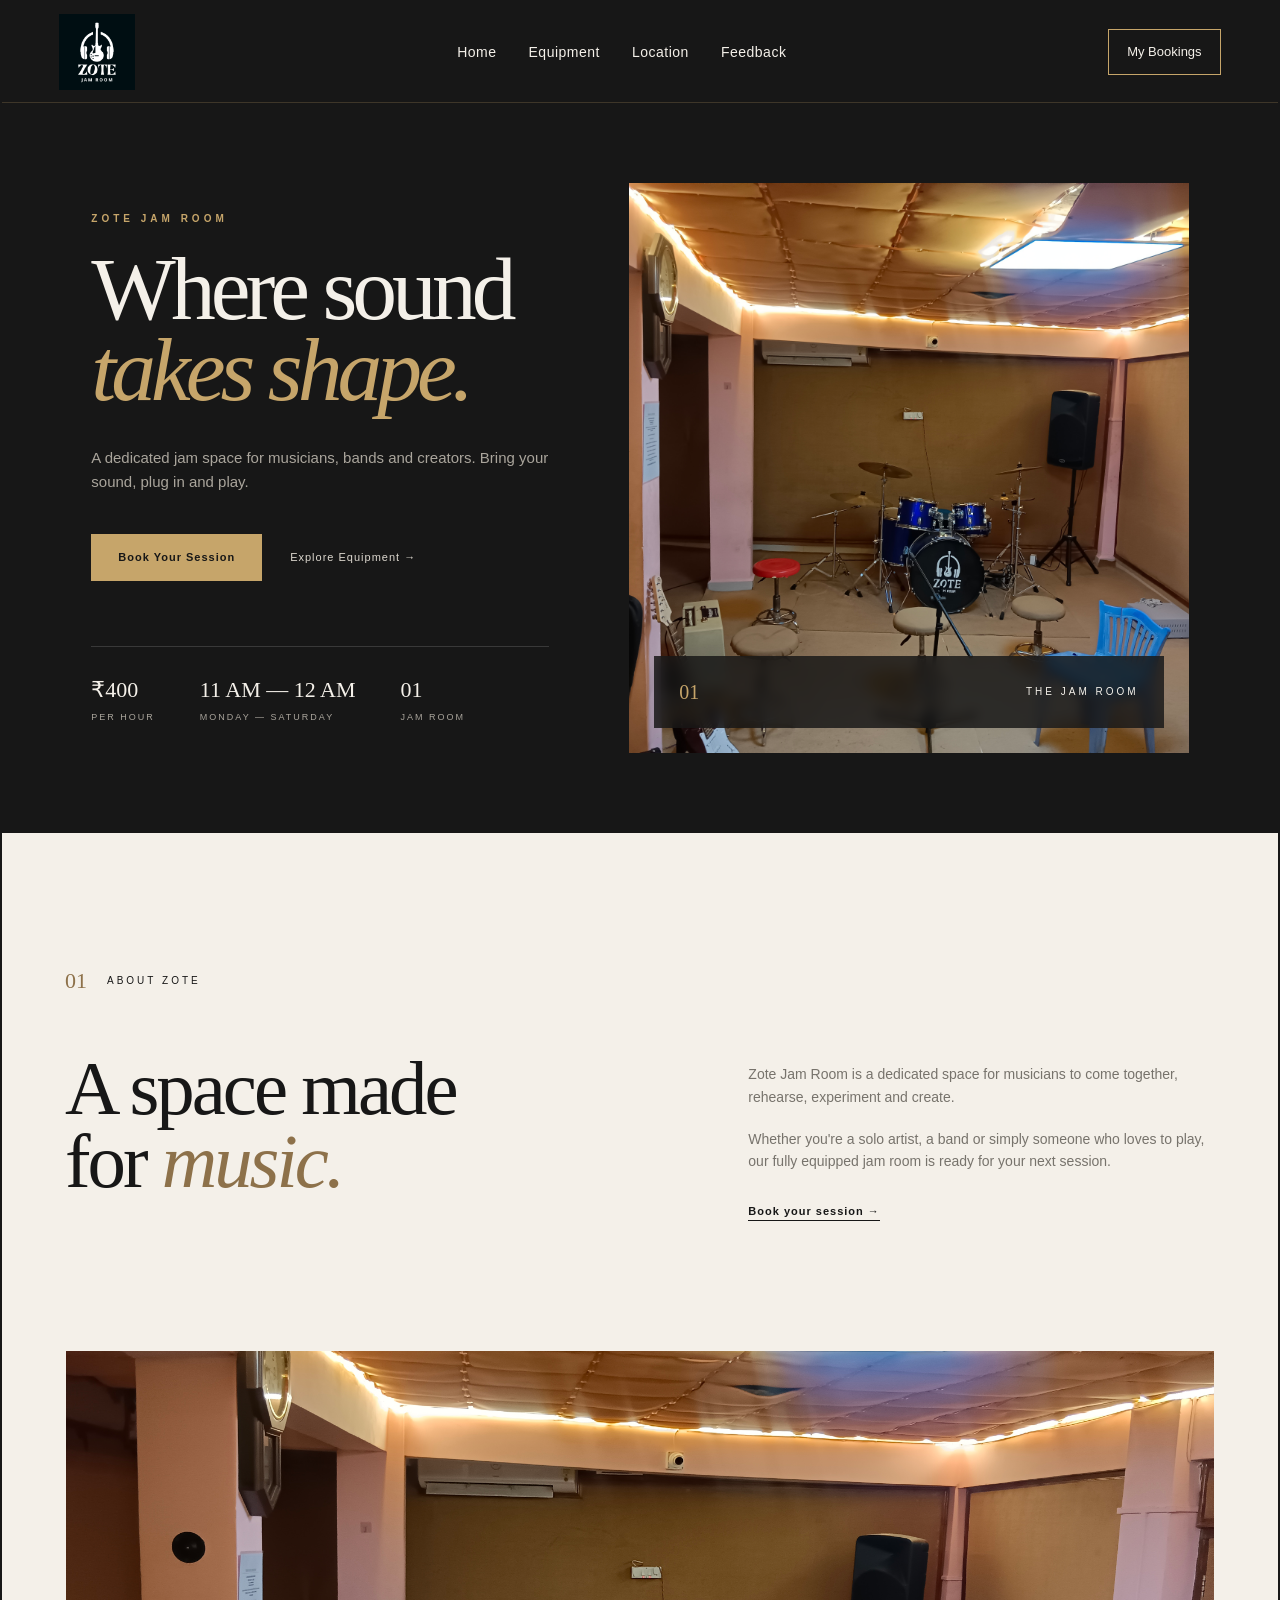
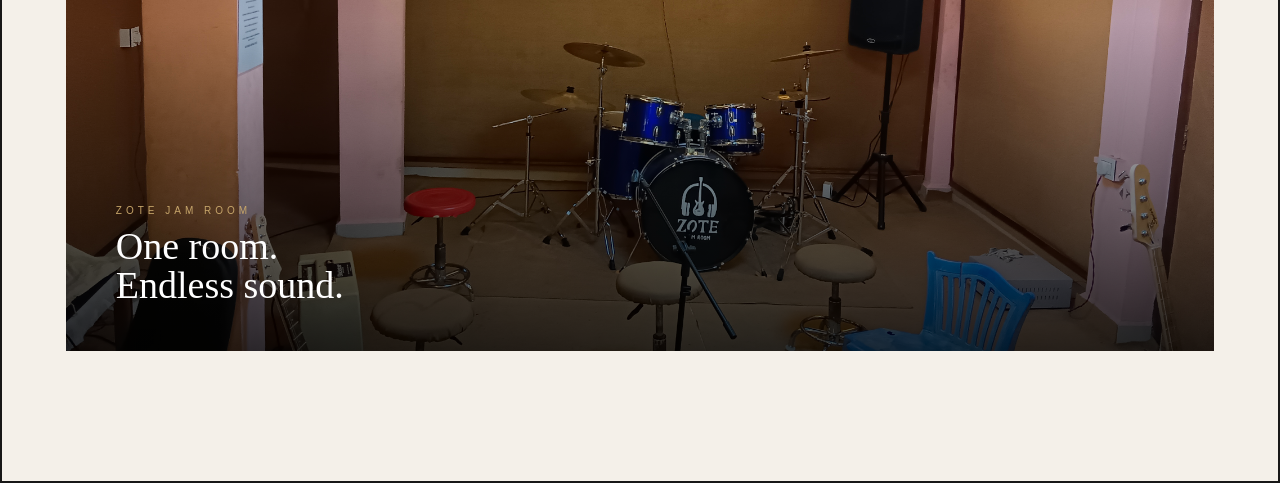
<file: frontend/index.html>
<!DOCTYPE html>
<html lang="en">

<head>
    <meta charset="UTF-8">
    <meta name="viewport" content="width=device-width, initial-scale=1.0">

    <title>Zote Jam Room | Where Sound Takes Shape</title>

    <link rel="stylesheet" href="style.css">
</head>

<body>

    <!-- ================= NAVBAR ================= -->

    <header class="site-header">
  <nav class="site-nav">
    <a href="index.html#home" class="site-logo"><img src="images/zte.png" alt="Zote Jam Room"></a>
    <div class="site-nav-links">
      <a href="index.html#home">Home</a>
      <a href="equipment.html">Equipment</a>
      <a href="location.html">Location</a>
      <a href="feedback.html">Feedback</a>
    </div>
    <a href="my-bookings.html" class="site-nav-button">My Bookings</a>
  </nav>
</header>


    <!-- ================= MAIN ================= -->

    <main>

        <!-- ================= HERO ================= -->

        <section class="hero" id="home">

            <div class="hero-content">

                <p class="eyebrow">
                    ZOTE JAM ROOM
                </p>

                <h1>
                    Where sound
                    <br>
                    <em>takes shape.</em>
                </h1>

                <p class="hero-description">
                    A dedicated jam space for musicians,
                    bands and creators. Bring your sound,
                    plug in and play.
                </p>

                <div class="hero-buttons">

                    <a href="booking.html" class="primary-button">
                        Book Your Session
                    </a>

                    <a href="equipment.html" class="secondary-button">
                        Explore Equipment →
                    </a>

                </div>

                <div class="hero-details">

                    <div>
                        <strong>₹400</strong>
                        <span>Per Hour</span>
                    </div>

                    <div>
                        <strong>11 AM — 12 AM</strong>
                        <span>Monday — Saturday</span>
                    </div>

                    <div>
                        <strong>01</strong>
                        <span>Jam Room</span>
                    </div>

                </div>

            </div>

            <!-- HERO IMAGE -->

            <div class="hero-image">

                <img
                    src="images/room.jpeg"
                    alt="Inside Zote Jam Room"
                >

                <div class="image-overlay">
                    <span>01</span>
                    <p>THE JAM ROOM</p>
                </div>

            </div>

        </section>


        <!-- ================= ABOUT ================= -->

        <section class="about" id="about">

            <div class="section-number">
                <span>01</span>
                <p>ABOUT ZOTE</p>
            </div>

            <div class="about-grid">

                <h2>
                    A space made
                    <br>
                    for <em>music.</em>
                </h2>

                <div class="about-text">

                    <p>
                        Zote Jam Room is a dedicated
                        space for musicians to come
                        together, rehearse, experiment
                        and create.
                    </p>

                    <p>
                        Whether you're a solo artist,
                        a band or simply someone who
                        loves to play, our fully equipped
                        jam room is ready for your next
                        session.
                    </p>

                    <a href="booking.html" class="text-link">
                        Book your session →
                    </a>

                </div>

            </div>

        </section>


        <!-- ================= STUDIO SHOWCASE ================= -->

        <section class="showcase">

            <div class="showcase-image">

                <img
                    src="images/room.jpeg"
                    alt="Zote Jam Room Studio"
                >

                <div class="showcase-overlay">

                    <p>ZOTE JAM ROOM</p>

                    <h3>
                        One room.
                        <br>
                        Endless sound.
                    </h3>

                </div>

            </div>

        </section>



</body>
</html>
</file>
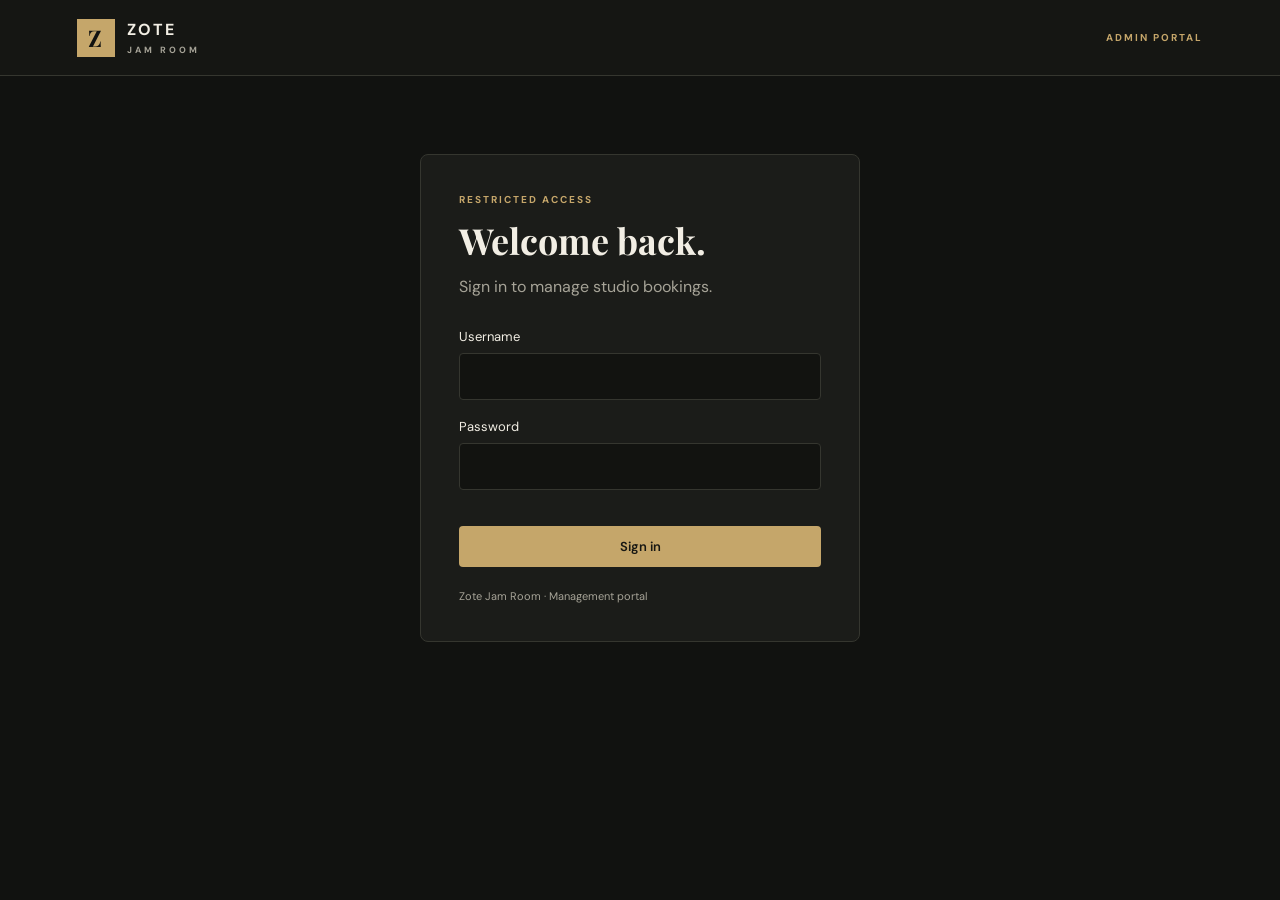
<file: frontend/admin-login.html>
<!DOCTYPE html>
<html lang="en">
<head>
  <meta charset="UTF-8">
  <meta name="viewport" content="width=device-width, initial-scale=1.0">
  <meta http-equiv="refresh" content="0; url=admin.html">
  <title>Admin Login | Zote Jam Room</title>
</head>
<body>
  <p>Opening the admin login… <a href="admin.html">Click here if you are not redirected.</a></p>
  <script>window.location.replace("admin.html");</script>
</body>
</html>
</file>
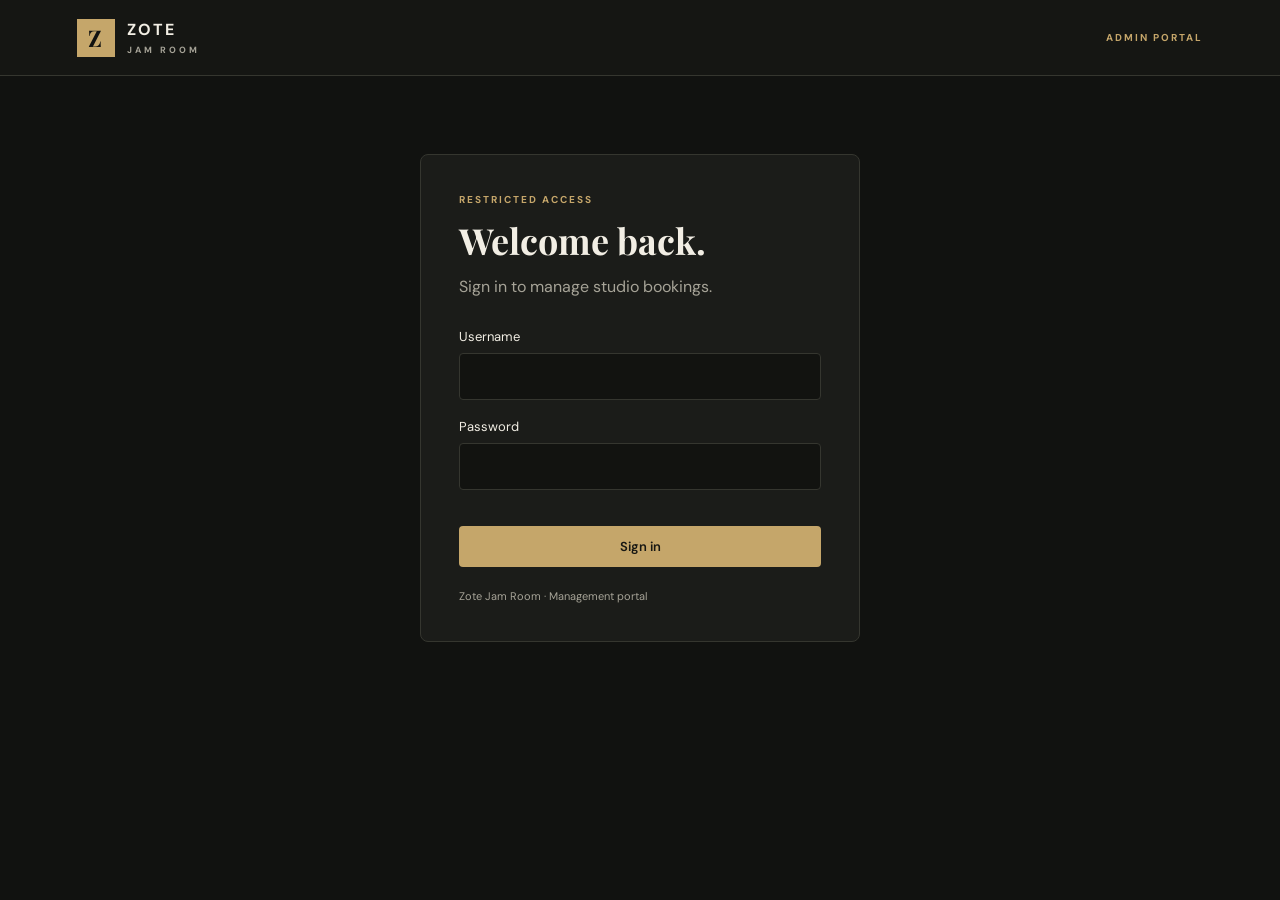
<file: frontend/admin.html>
<!DOCTYPE html>
<html lang="en">
<head>
  <meta charset="UTF-8">
  <meta name="viewport" content="width=device-width, initial-scale=1.0">
  <title>Zote Jam Room | Admin</title>
  <link rel="stylesheet" href="admin.css">
  <script src="admin.js" defer></script>
</head>
<body>
  <header class="topbar">
    <a class="brand" href="index.html">
      <span class="brand-mark">Z</span>
      <span>ZOTE <small>JAM ROOM</small></span>
    </a>
    <div class="header-right">
      <span class="admin-label">ADMIN PORTAL</span>
      <button id="logout-button" class="button button-outline hidden"
        type="button">Log out</button>
    </div>
  </header>

  <main class="page">
    <section id="login-section" class="login-card">
      <p class="eyebrow">RESTRICTED ACCESS</p>
      <h1>Welcome back.</h1>
      <p class="muted">Sign in to manage studio bookings.</p>

      <form id="login-form">
        <label for="username">Username</label>
        <input id="username" name="username" autocomplete="username"
          required maxlength="100">

        <label for="password">Password</label>
        <input id="password" name="password" type="password"
          autocomplete="current-password" required>

        <p id="login-error" class="error-message" role="alert"></p>
        <button class="button button-primary full-width" type="submit">
          Sign in
        </button>
      </form>
      <p class="login-note">Zote Jam Room · Management portal</p>
    </section>

    <section id="dashboard-section" class="hidden">
      <div class="page-heading">
        <div>
          <p class="eyebrow">STUDIO MANAGEMENT</p>
          <h1>Dashboard<span class="gold-dot">.</span></h1>
          <p class="muted">Your bookings, all in one place.</p>
        </div>
        <button id="refresh-button" class="button button-outline"
          type="button">↻ Refresh</button>
      </div>

      <p id="dashboard-message" class="message" role="status"></p>

      <div class="stats-grid">
        <article class="stat-card">
          <span class="stat-label">TOTAL BOOKINGS</span>
          <strong id="total-bookings">—</strong>
          <span class="stat-foot">All recorded bookings</span>
        </article>
        <article class="stat-card">
          <span class="stat-label">PENDING</span>
          <strong id="pending-bookings">—</strong>
          <span class="stat-foot">Awaiting confirmation</span>
        </article>
        <article class="stat-card">
          <span class="stat-label">CONFIRMED</span>
          <strong id="confirmed-bookings">—</strong>
          <span class="stat-foot">Approved bookings</span>
        </article>
        <article class="stat-card">
          <span class="stat-label">UPCOMING</span>
          <strong id="upcoming-bookings">—</strong>
          <span class="stat-foot">Active bookings from today</span>
        </article>
      </div>

      <section class="booking-panel">
        <div class="panel-heading">
          <div>
            <p class="eyebrow">RESERVATIONS</p>
            <h2>Manage bookings</h2>
          </div>
          <span id="booking-count" class="count-pill">0 bookings</span>
        </div>

        <div class="toolbar">
          <input id="search-input" type="search"
            placeholder="Search name, phone or booking ID..."
            aria-label="Search bookings">
          <select id="status-filter" aria-label="Filter by status">
            <option value="all">All statuses</option>
            <option value="pending">Pending</option>
            <option value="confirmed">Confirmed</option>
            <option value="cancelled">Cancelled</option>
          </select>
        </div>

        <div id="empty-state" class="empty-state hidden">
          <span class="empty-icon">♪</span>
          <h3>No bookings found</h3>
          <p class="muted">Try changing your search or filter.</p>
        </div>

        <div class="table-wrap">
          <table>
            <thead>
              
             <tr>
             <th>BOOKING</th>
             <th>CUSTOMER</th>
             <th>DATE & TIME</th>
             <th>MEMBERS</th>
             <th>AMOUNT</th>
             <th>BOOKING STATUS</th>
             <th>PAYMENT STATUS</th>
             <th>ACTIONS</th>
             </tr>

            </thead>
            <tbody id="booking-table-body"></tbody>
          </table>
        </div>
      </section>

      <p class="footer-note">
        Zote Jam Room · Studio administration
      </p>

      
      <section class="booking-panel feedback-panel">
        <div class="panel-heading">
          <div>
            <p class="eyebrow">CUSTOMER REVIEWS</p>
            <h2>Feedback</h2>
          </div>
          <button id="refresh-feedback-button"
            class="button button-outline" type="button">
            ↻ Refresh feedback
          </button>
        </div>

        <p id="feedback-message" class="message" role="status"></p>

        <div id="feedback-empty-state" class="empty-state hidden">
          <span class="empty-icon">★</span>
          <h3>No feedback yet</h3>
          <p class="muted">
            Customer ratings and comments will appear here.
          </p>
        </div>

        <div class="table-wrap">
          <table>
            <thead>
              <tr>
                <th>FEEDBACK</th>
                <th>CUSTOMER</th>
                <th>BOOKING ID</th>
                <th>RATING</th>
                <th>COMMENT</th>
                <th>SUBMITTED</th>
              </tr>
            </thead>
            <tbody id="feedback-table-body"></tbody>
          </table>
        </div>
      </section>

    </section>
  </main>
</body>
</html>
</file>
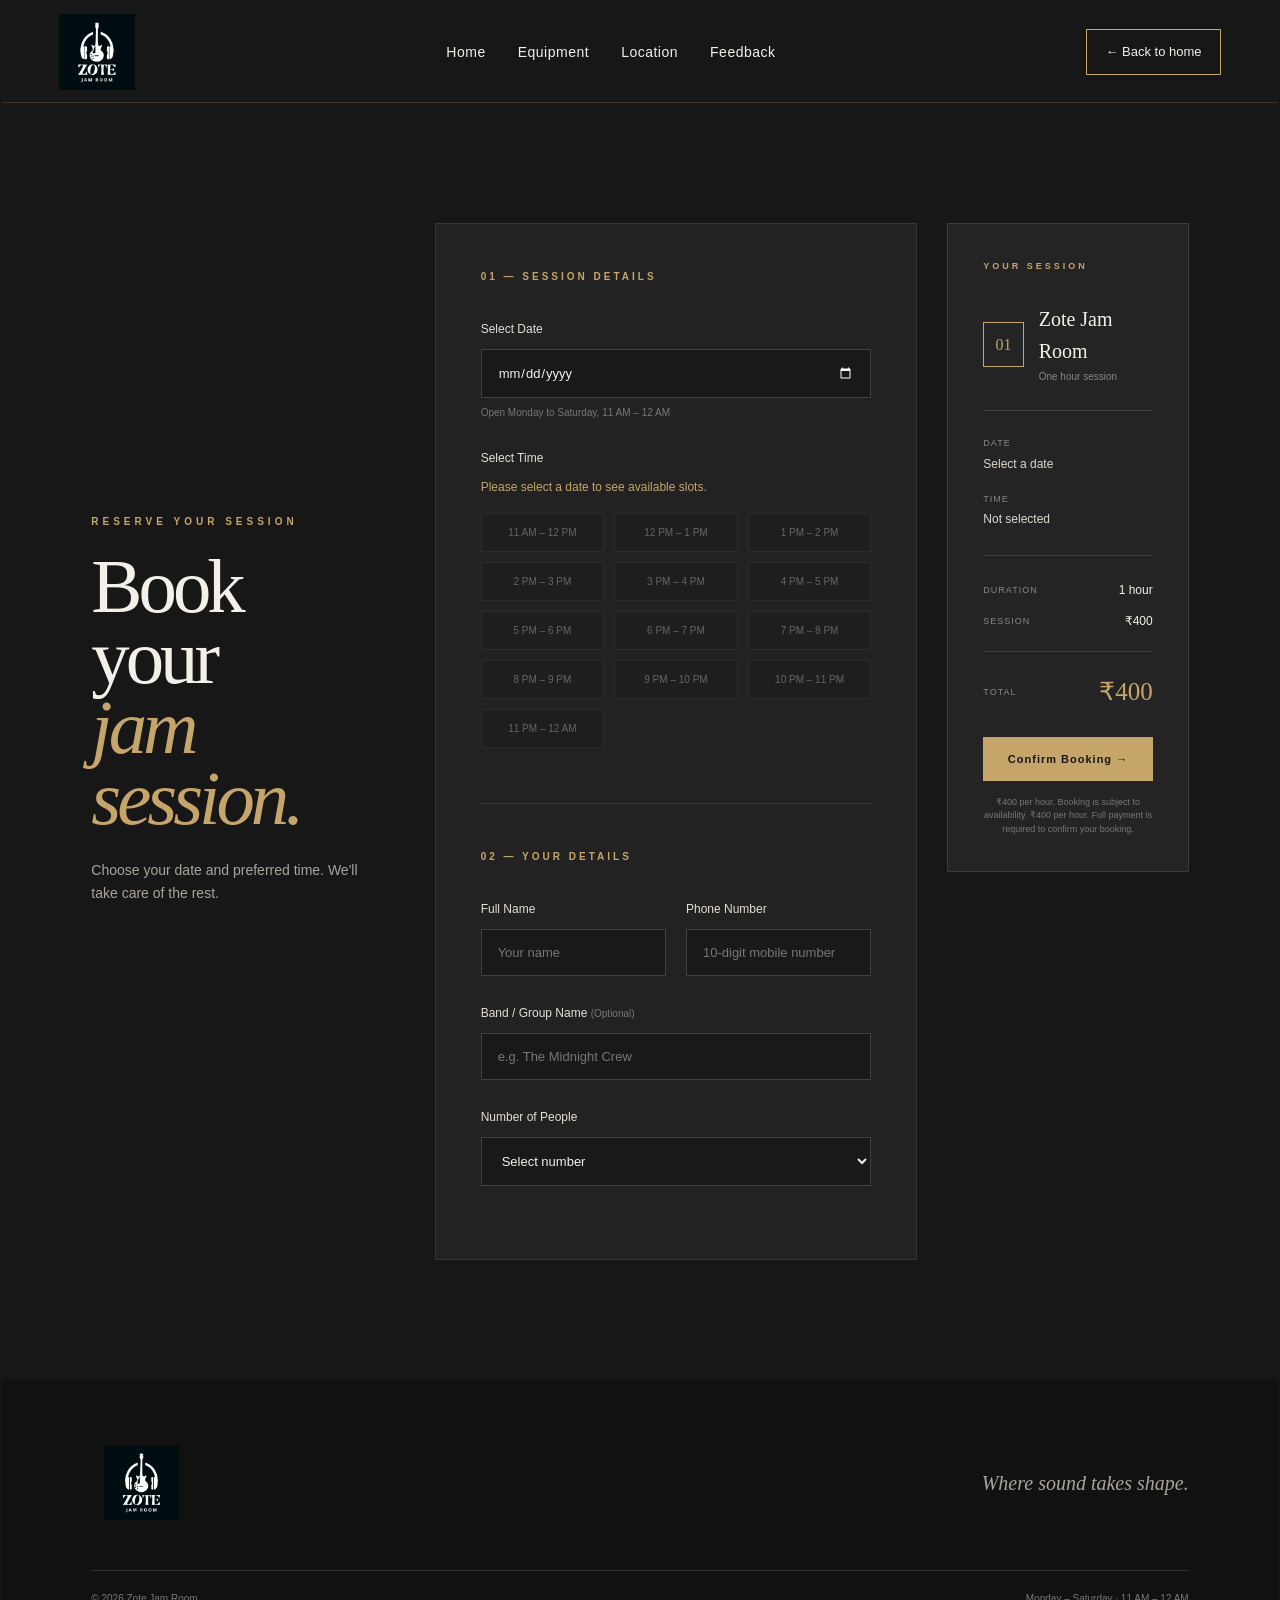
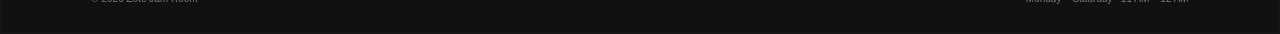
<file: frontend/booking.html>
<!DOCTYPE html>
<html lang="en">
<head>
    <meta charset="UTF-8">
    <meta name="viewport" content="width=device-width, initial-scale=1.0">
    <title>Book a Session | Zote Jam Room</title>
    <link rel="stylesheet" href="style.css">
</head>
<body>

<header class="site-header">
  <nav class="site-nav">
    <a href="index.html#home" class="site-logo"><img src="images/zte.png" alt="Zote Jam Room"></a>
    <div class="site-nav-links">
      <a href="index.html#home">Home</a>
      <a href="equipment.html">Equipment</a>
      <a href="location.html">Location</a>
      <a href="feedback.html">Feedback</a>
    </div>
    <a class="site-nav-button" href="index.html">← Back to home</a>
  </nav>
</header>

<main>
<section class="booking" id="booking">

    <div class="booking-header">
        <p class="eyebrow">RESERVE YOUR SESSION</p>

        <h2>
            Book your<br>
            <em>jam session.</em>
        </h2>

        <p>
            Choose your date and preferred time.
            We'll take care of the rest.
        </p>

    </div>

    <div class="booking-container">

        <!-- BOOKING FORM -->
        <div class="booking-form">

            <!-- SESSION DETAILS -->
            <div class="form-section">
                <p class="form-label">01 — SESSION DETAILS</p>

                <div class="form-group">
                    <label for="booking-date">Select Date</label>
                    <input type="date" id="booking-date"
                           name="booking-date" required>
                    <small>Open Monday to Saturday, 11 AM – 12 AM</small>
                </div>

                <div class="form-group">
                    <label>Select Time</label>

                    <p class="availability-message" role="status"
                       aria-live="polite">
                        Select a date to check availability.
                    </p>

                    <div class="time-slots">
                        <button type="button" class="time-slot">11 AM – 12 PM</button>
                        <button type="button" class="time-slot">12 PM – 1 PM</button>
                        <button type="button" class="time-slot">1 PM – 2 PM</button>
                        <button type="button" class="time-slot">2 PM – 3 PM</button>
                        <button type="button" class="time-slot">3 PM – 4 PM</button>
                        <button type="button" class="time-slot">4 PM – 5 PM</button>
                        <button type="button" class="time-slot">5 PM – 6 PM</button>
                        <button type="button" class="time-slot">6 PM – 7 PM</button>
                        <button type="button" class="time-slot">7 PM – 8 PM</button>
                        <button type="button" class="time-slot">8 PM – 9 PM</button>
                        <button type="button" class="time-slot">9 PM – 10 PM</button>
                        <button type="button" class="time-slot">10 PM – 11 PM</button>
                        <button type="button" class="time-slot">11 PM – 12 AM</button>
                    </div>
                </div>
            </div>

            <!-- CUSTOMER DETAILS -->
            <div class="form-section">
                <p class="form-label">02 — YOUR DETAILS</p>

                <div class="form-row">
                    <div class="form-group">
                        <label for="name">Full Name</label>
                        <input type="text" id="name"
                               placeholder="Your name" required>
                    </div>

                    <div class="form-group">
                        <label for="phone">Phone Number</label>
                        <input type="tel" id="phone"
                               placeholder="10-digit mobile number"
                               maxlength="10" required>
                    </div>
                </div>

                <div class="form-group">
                    <label for="band">
                        Band / Group Name <span>(Optional)</span>
                    </label>
                    <input type="text" id="band"
                           placeholder="e.g. The Midnight Crew">
                </div>

                <div class="form-group">
                    <label for="members">Number of People</label>
                    <select id="members" required>
                        <option value="">Select number</option>
                        <option value="1">1 person</option>
                        <option value="2">2 people</option>
                        <option value="3">3 people</option>
                        <option value="4">4 people</option>
                        <option value="5">5 people</option>
                        <option value="6">6 people</option>
                        <option value="7">7 people</option>
                        <option value="8">8 people</option>
                    </select>
                </div>
            </div>
        </div>

        <!-- BOOKING SUMMARY -->
        <aside class="booking-summary">
            <p class="summary-label">YOUR SESSION</p>

            <div class="summary-room">
                <span class="summary-icon">01</span>
                <div>
                    <h3>Zote Jam Room</h3>
                    <p>One hour session</p>
                </div>
            </div>

            <div class="summary-details">
                <div>
                    <span>Date</span>
                    <strong id="summary-date">Select a date</strong>
                </div>

                <div>
                    <span>Time</span>
                    <strong id="summary-time">Select a time</strong>
                </div>
            </div>

            <div class="summary-price">
                <div>
                    <span>Duration</span>
                    <strong>1 hour</strong>
                </div>

                <div>
                    <span>Session</span>
                    <strong>₹400</strong>
                </div>

                <div class="total">
                    <span>Total</span>
                    <strong>₹400</strong>
                </div>
            </div>

            <button type="button" class="confirm-button">
                Confirm Booking →
            </button>

            <p class="booking-note">
                ₹400 per hour. Booking is subject to availability.
               ₹400 per hour. Full payment is required to confirm your booking.
            </p>
        </aside>

    </div>
</section>
</main>

<footer>
    <div class="footer-top">
        <div class="footer-brand">
            <img src="images/zte.png" alt="Zote Jam Room">
        </div>
        <p>Where sound takes shape.</p>
    </div>

    <div class="footer-bottom">
        <span>© 2026 Zote Jam Room</span>
        <span>Monday – Saturday · 11 AM – 12 AM</span>
    </div>
</footer>

<script src="https://checkout.razorpay.com/v1/checkout.js"></script>
<script src="script.js?v=20261020"></script>
</body>
</html>
</file>
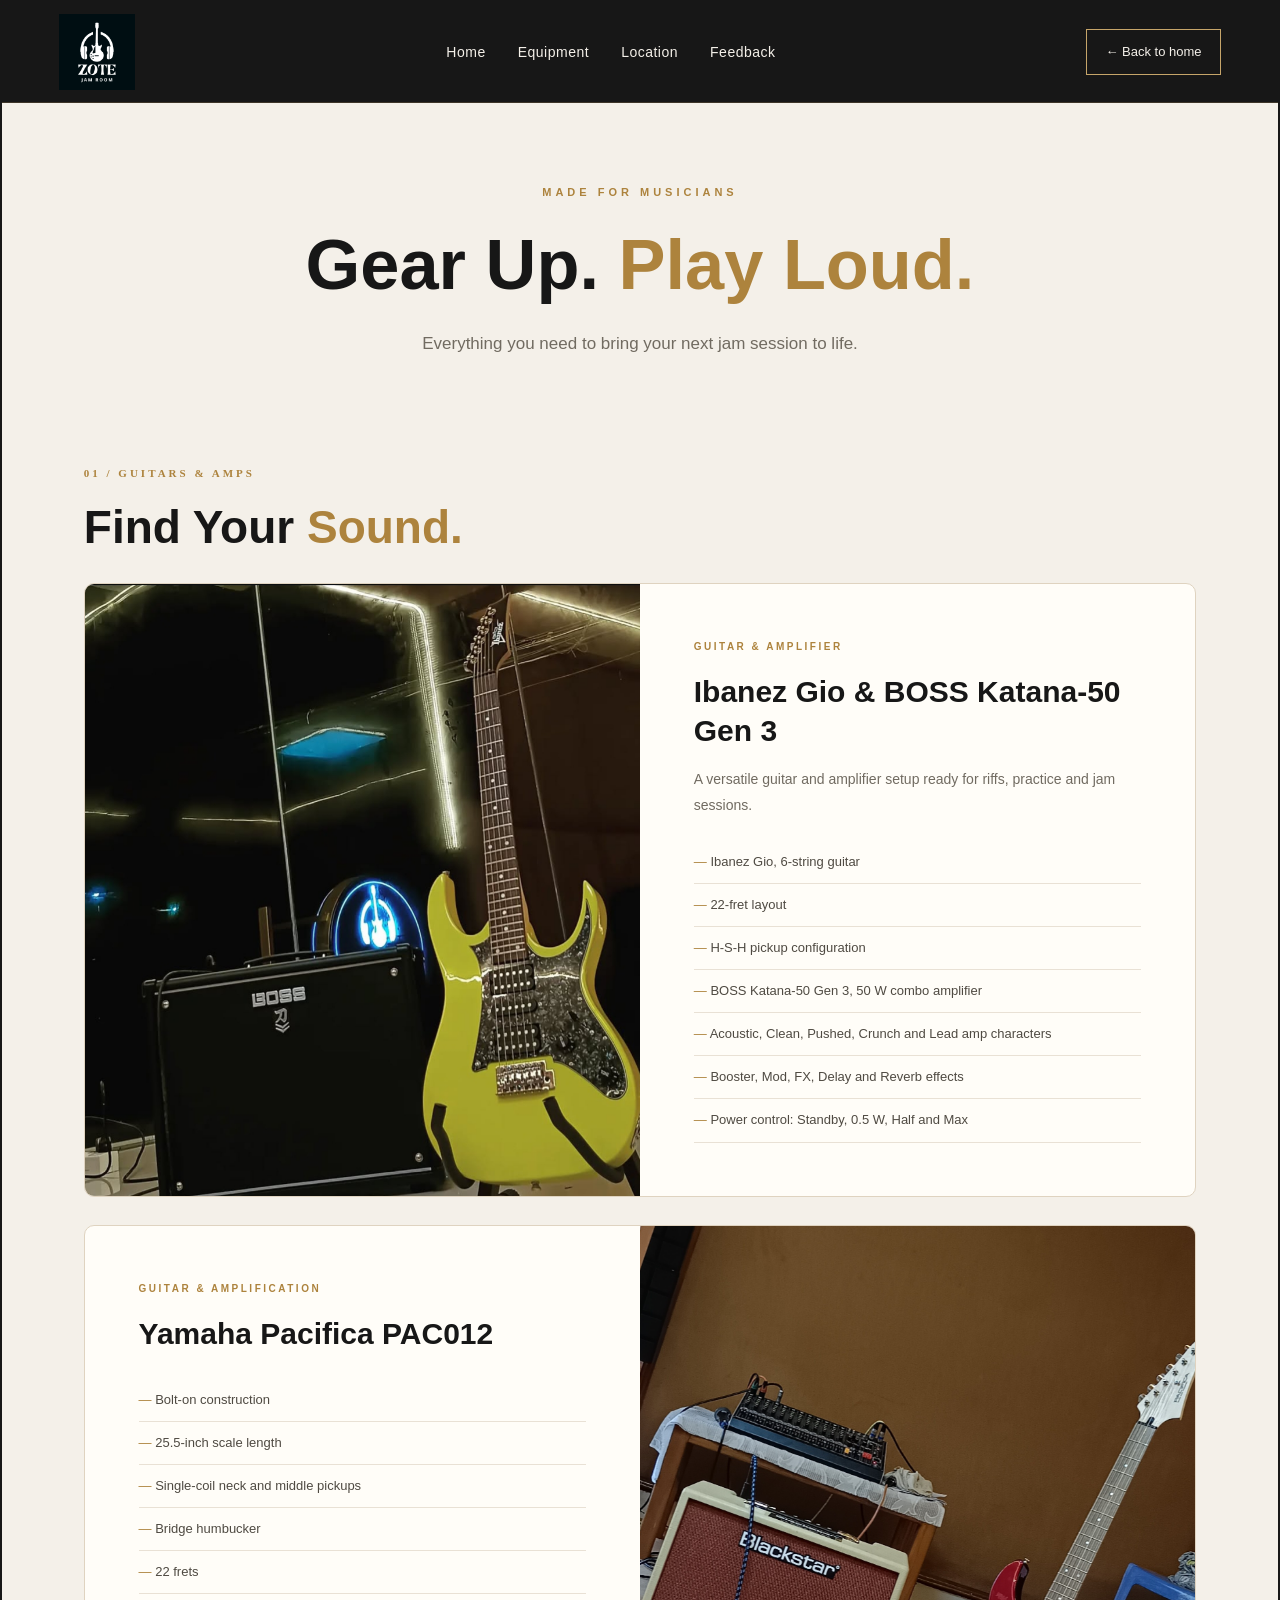
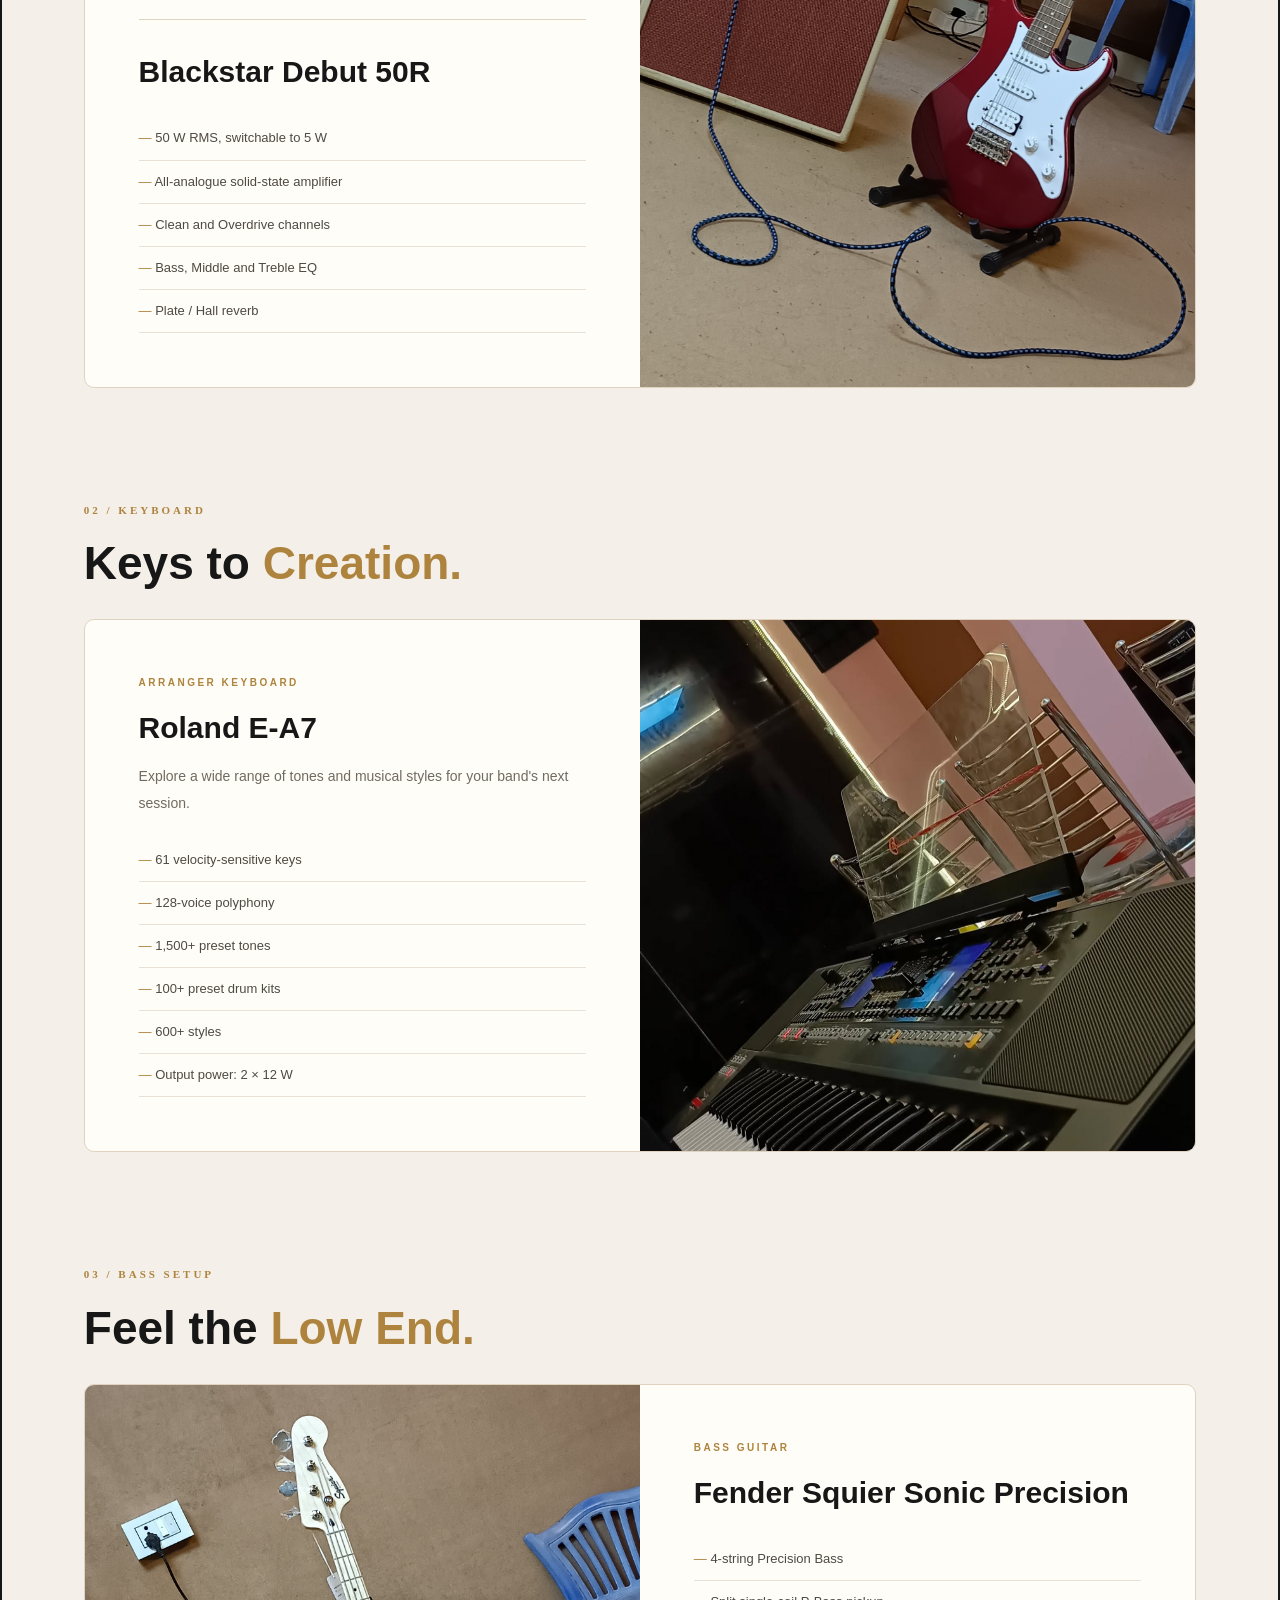
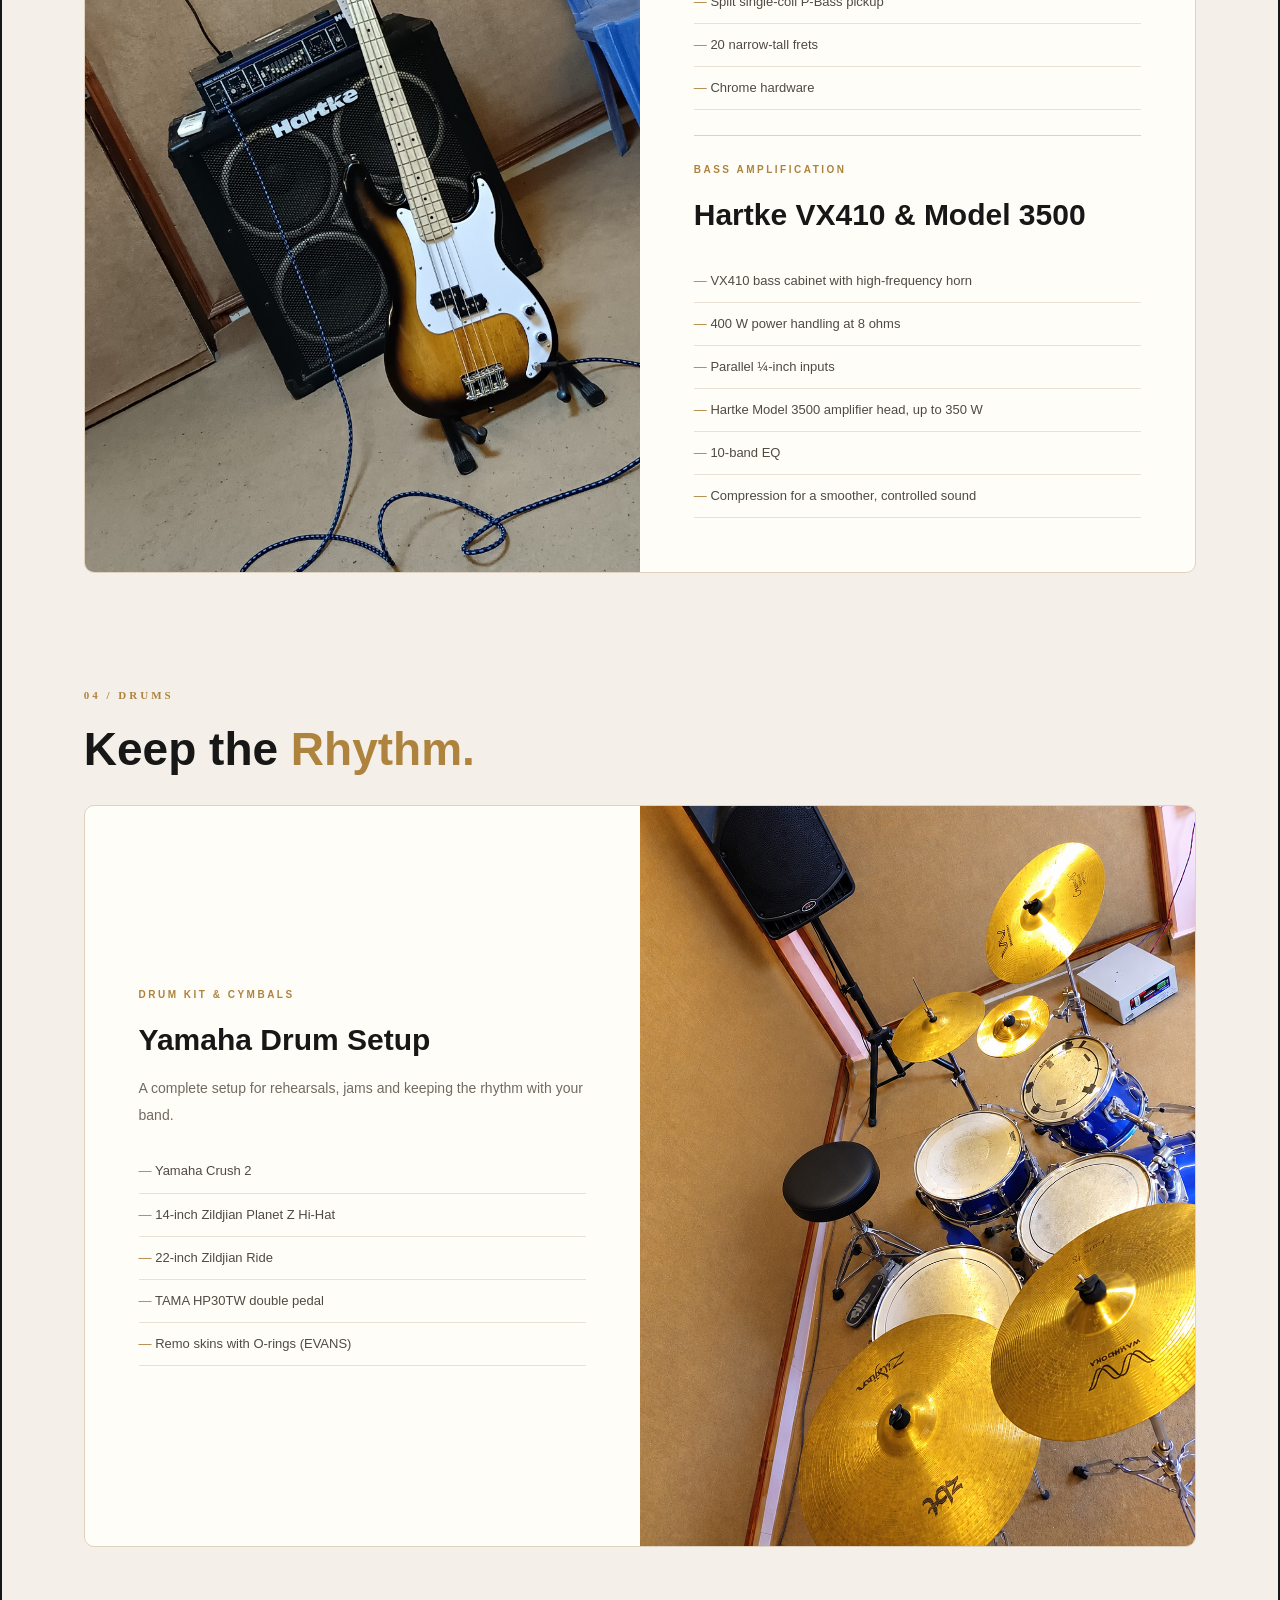
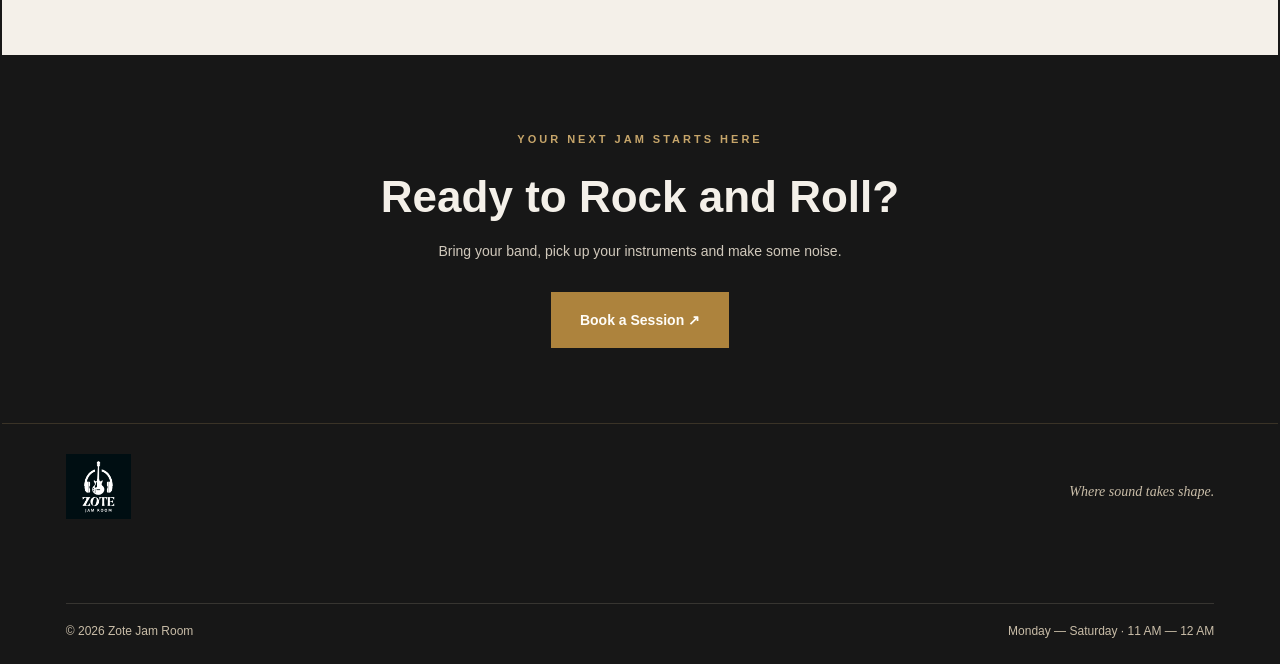
<file: frontend/equipment.html>
<!DOCTYPE html>
<html lang="en">
<head>
    <meta charset="UTF-8">
    <meta name="viewport" content="width=device-width, initial-scale=1.0">

    <title>Equipment | Zote Jam Room</title>

    <link rel="stylesheet" href="style.css">
</head>

<body>

    <!-- HEADER -->
    <header class="site-header">
  <nav class="site-nav">
    <a href="index.html#home" class="site-logo"><img src="images/zte.png" alt="Zote Jam Room"></a>
    <div class="site-nav-links">
      <a href="index.html#home">Home</a>
      <a href="equipment.html">Equipment</a>
      <a href="location.html">Location</a>
      <a href="feedback.html">Feedback</a>
    </div>
    <a class="site-nav-button" href="index.html">← Back to home</a>
  </nav>
</header>


    <main class="equipment-page">

        <!-- HERO -->
        <section class="equipment-hero">
            <p class="eyebrow">MADE FOR MUSICIANS</p>

            <h1>
                Gear Up. <span>Play Loud.</span>
            </h1>

            <p>
                Everything you need to bring your next jam session to life.
            </p>
        </section>


        <!-- 01: GUITARS AND AMPS -->
        <section class="gear-section">

            <div class="gear-heading">
                <span class="equipment-number">01 / GUITARS &amp; AMPS</span>
                <h2>Find Your <em>Sound.</em></h2>
            </div>


            <!-- IBANEZ + BOSS KATANA -->
            <article class="gear-card">

                <div class="gear-image">
                    <img
                        src="images/ibanez.jpeg"
                        alt="Ibanez Gio guitar and amplifier setup"
                    >
                </div>

                <div class="gear-details">

                    <p class="gear-label">GUITAR &amp; AMPLIFIER</p>

                    <h3>Ibanez Gio &amp; BOSS Katana-50 Gen 3</h3>

                    <p>
                        A versatile guitar and amplifier setup
                        ready for riffs, practice and jam sessions.
                    </p>

                    <ul>
                        <li>Ibanez Gio, 6-string guitar</li>
                        <li>22-fret layout</li>
                        <li>H-S-H pickup configuration</li>
                        <li>BOSS Katana-50 Gen 3, 50 W combo amplifier</li>
                        <li>Acoustic, Clean, Pushed, Crunch and Lead amp characters</li>
                        <li>Booster, Mod, FX, Delay and Reverb effects</li>
                        <li>Power control: Standby, 0.5 W, Half and Max</li>
                    </ul>

                </div>

            </article>


            <!-- YAMAHA PACIFICA + BLACKSTAR -->
            <article class="gear-card gear-reverse">

                <div class="gear-image yamaha-image">
                    <img
                        src="images/yamaha.jpeg"
                        alt="Yamaha Pacifica guitar and Blackstar amplifier"
                    >
                </div>

                <div class="gear-details">

                    <p class="gear-label">GUITAR &amp; AMPLIFICATION</p>

                    <h3>Yamaha Pacifica PAC012</h3>

                    <ul>
                        <li>Bolt-on construction</li>
                        <li>25.5-inch scale length</li>
                        <li>Single-coil neck and middle pickups</li>
                        <li>Bridge humbucker</li>
                        <li>22 frets</li>
                    </ul>

                    <div class="gear-divider"></div>

                    <h3>Blackstar Debut 50R</h3>

                    <ul>
                        <li>50 W RMS, switchable to 5 W</li>
                        <li>All-analogue solid-state amplifier</li>
                        <li>Clean and Overdrive channels</li>
                        <li>Bass, Middle and Treble EQ</li>
                        <li>Plate / Hall reverb</li>
                    </ul>

                </div>

            </article>

        </section>


        <!-- 02: KEYBOARD -->
        <section class="gear-section">

            <div class="gear-heading">
                <span class="equipment-number">02 / KEYBOARD</span>
                <h2>Keys to <em>Creation.</em></h2>
            </div>

            <article class="gear-card gear-reverse">

                <div class="gear-image">
                    <img
                        src="images/keyboard.jpeg"
                        alt="Roland E-A7 keyboard"
                    >
                </div>

                <div class="gear-details">

                    <p class="gear-label">ARRANGER KEYBOARD</p>

                    <h3>Roland E-A7</h3>

                    <p>
                        Explore a wide range of tones and musical styles
                        for your band's next session.
                    </p>

                    <ul>
                        <li>61 velocity-sensitive keys</li>
                        <li>128-voice polyphony</li>
                        <li>1,500+ preset tones</li>
                        <li>100+ preset drum kits</li>
                        <li>600+ styles</li>
                        <li>Output power: 2 × 12 W</li>
                    </ul>

                </div>

            </article>

        </section>


        <!-- 03: BASS -->
        <section class="gear-section">

            <div class="gear-heading">
                <span class="equipment-number">03 / BASS SETUP</span>
                <h2>Feel the <em>Low End.</em></h2>
            </div>

            <article class="gear-card">

                <div class="gear-image">
                    <img
                        src="images/fender.jpeg"
                        alt="Fender Squier Sonic Precision bass setup"
                    >
                </div>

                <div class="gear-details">

                    <p class="gear-label">BASS GUITAR</p>

                    <h3>Fender Squier Sonic Precision</h3>

                    <ul>
                        <li>4-string Precision Bass</li>
                        <li>Split single-coil P-Bass pickup</li>
                        <li>20 narrow-tall frets</li>
                        <li>Chrome hardware</li>
                    </ul>

                    <div class="gear-divider"></div>

                    <p class="gear-label">BASS AMPLIFICATION</p>

                    <h3>Hartke VX410 &amp; Model 3500</h3>

                    <ul>
                        <li>VX410 bass cabinet with high-frequency horn</li>
                        <li>400 W power handling at 8 ohms</li>
                        <li>Parallel ¼-inch inputs</li>
                        <li>Hartke Model 3500 amplifier head, up to 350 W</li>
                        <li>10-band EQ</li>
                        <li>Compression for a smoother, controlled sound</li>
                    </ul>

                </div>

            </article>

        </section>


        <!-- 04: DRUMS -->
        <section class="gear-section">

            <div class="gear-heading">
                <span class="equipment-number">04 / DRUMS</span>
                <h2>Keep the <em>Rhythm.</em></h2>
            </div>

            <article class="gear-card gear-reverse">

                <div class="gear-image">
                    <img
                        src="images/drum.jpeg"
                        alt="Yamaha drum kit and cymbals"
                    >
                </div>

                <div class="gear-details">

                    <p class="gear-label">DRUM KIT &amp; CYMBALS</p>

                    <h3>Yamaha Drum Setup</h3>

                    <p>
                        A complete setup for rehearsals, jams and
                        keeping the rhythm with your band.
                    </p>

                    <ul>
                        <li>Yamaha Crush 2</li>
                        <li>14-inch Zildjian Planet Z Hi-Hat</li>
                        <li>22-inch Zildjian Ride</li>
                        <li>TAMA HP30TW double pedal</li>
                        <li>Remo skins with O-rings (EVANS)</li>
                    </ul>

                </div>

            </article>

        </section>


        <!-- BOOKING CALL TO ACTION -->
        <section class="equipment-cta">

            <p class="eyebrow">YOUR NEXT JAM STARTS HERE</p>

            <h2>Ready to Rock and Roll?</h2>

            <p>
                Bring your band, pick up your instruments
                and make some noise.
            </p>

            <a href="booking.html" class="gear-book-btn">
                Book a Session ↗
            </a>

        </section>

    </main>


    <!-- FOOTER -->
    <footer class="equipment-footer">

        <div class="footer-top">
            <div class="footer-brand">
                <img src="images/zte.png" alt="Zote Jam Room">
            </div>

            <p>Where sound takes shape.</p>
        </div>

        <div class="footer-bottom">
            <span>© 2026 Zote Jam Room</span>
            <span>Monday — Saturday · 11 AM — 12 AM</span>
        </div>

    </footer>

</body>
</html>
</file>
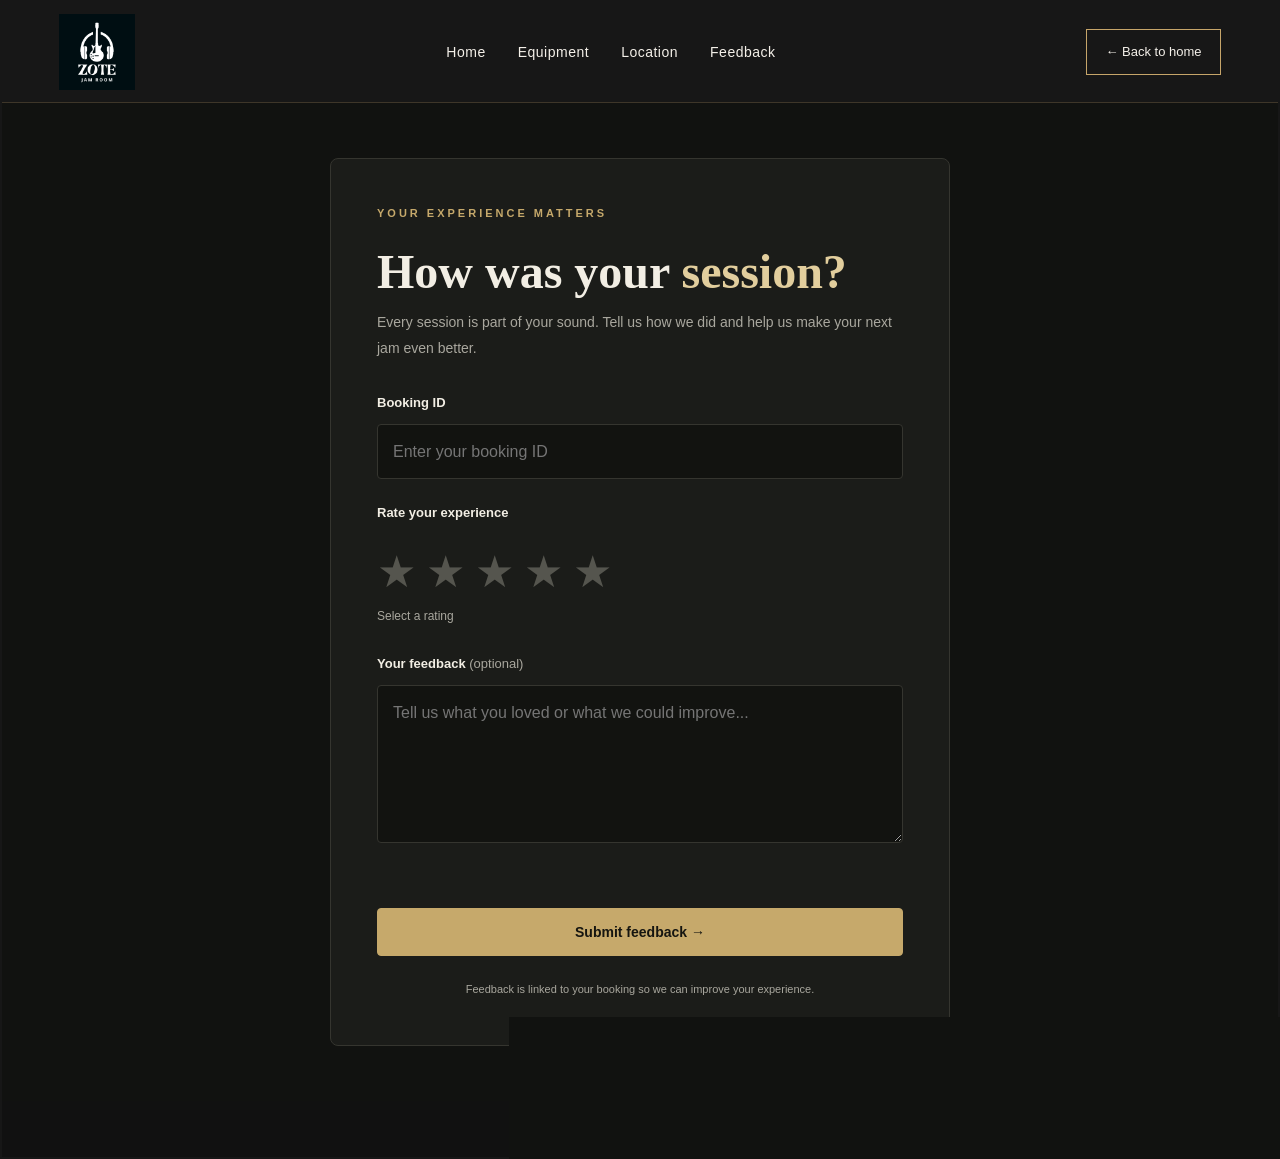
<file: frontend/feedback.html>
<!DOCTYPE html>
<html lang="en">
<head>
  <meta charset="UTF-8">
  <meta name="viewport" content="width=device-width, initial-scale=1.0">
  <title>Zote Jam Room | Feedback</title>
  <link rel="stylesheet" href="style.css">
  <link rel="stylesheet" href="feedback.css">
  <script src="feedback.js" defer></script>
</head>
<body>
  <header class="site-header">
  <nav class="site-nav">
    <a href="index.html#home" class="site-logo"><img src="images/zte.png" alt="Zote Jam Room"></a>
    <div class="site-nav-links">
      <a href="index.html#home">Home</a>
      <a href="equipment.html">Equipment</a>
      <a href="location.html" active>Location</a>
      <a href="feedback.html">Feedback</a>
    </div>
    <a class="site-nav-button" href="index.html">← Back to home</a>
  </nav>
</header>

  <main class="page">
    <section class="feedback-card">
      <p class="eyebrow">YOUR EXPERIENCE MATTERS</p>
      <h1>How was your <span>session?</span></h1>
      <p class="intro">
        Every session is part of your sound. Tell us how we did
        and help us make your next jam even better.
      </p>

      <form id="feedback-form">
        <label for="booking-id">Booking ID</label>
        <input
          type="number"
          id="booking-id"
          name="booking_id"
          min="1"
          required
          placeholder="Enter your booking ID"
        >

        <fieldset class="rating-field">
          <legend>Rate your experience</legend>
          <div class="stars" role="group" aria-label="Rating from 1 to 5 stars">
            <button type="button" class="star" data-rating="1"
              aria-label="1 star" aria-pressed="false">★</button>
            <button type="button" class="star" data-rating="2"
              aria-label="2 stars" aria-pressed="false">★</button>
            <button type="button" class="star" data-rating="3"
              aria-label="3 stars" aria-pressed="false">★</button>
            <button type="button" class="star" data-rating="4"
              aria-label="4 stars" aria-pressed="false">★</button>
            <button type="button" class="star" data-rating="5"
              aria-label="5 stars" aria-pressed="false">★</button>
          </div>
          <p id="rating-label">Select a rating</p>
        </fieldset>

        <input type="hidden" id="rating" name="rating">

        <label for="comment">Your feedback <span>(optional)</span></label>
        <textarea
          id="comment"
          name="comment"
          rows="5"
          maxlength="2000"
          placeholder="Tell us what you loved or what we could improve..."
        ></textarea>

        <p id="feedback-message" role="status" aria-live="polite"></p>

        <button type="submit" id="submit-button" class="submit-button">
          Submit feedback →
        </button>
      </form>

      <p class="privacy-note">
        Feedback is linked to your booking so we can improve your experience.
      </p>
    </section>
  </main>

  <footer>
    <p>ZOTE JAM ROOM · MAKE SOME NOISE.</p>
  </footer>
</body>
</html>
</file>
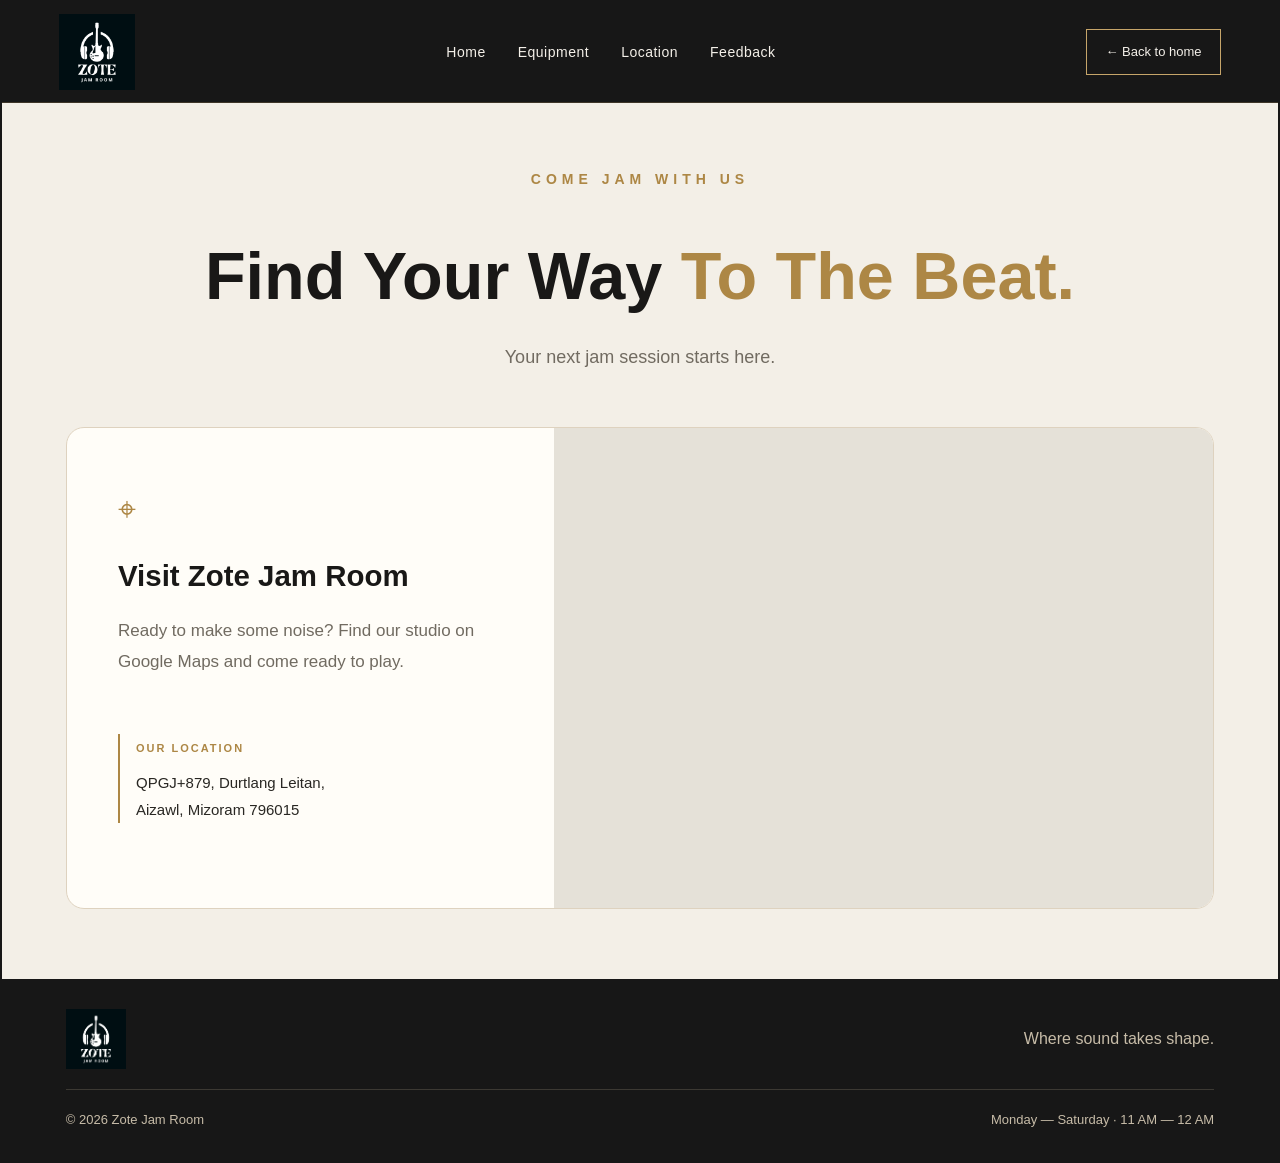
<file: frontend/location.html>
<!DOCTYPE html>
<html lang="en">
<head>
    <meta charset="UTF-8">
    <meta name="viewport" content="width=device-width, initial-scale=1.0">

    <title>Find Us | Zote Jam Room</title>

    <link rel="stylesheet" href="style.css">
</head>

<body class="location-page">

    <!-- ================= NAVBAR ================= -->

    <header class="site-header">
  <nav class="site-nav">
    <a href="index.html#home" class="site-logo"><img src="images/zte.png" alt="Zote Jam Room"></a>
    <div class="site-nav-links">
      <a href="index.html#home">Home</a>
      <a href="equipment.html" active>Equipment</a>
      <a href="location.html">Location</a>
      <a href="feedback.html">Feedback</a>
    </div>
    <a class="site-nav-button" href="index.html">← Back to home</a>
  </nav>
</header>


    <!-- ================= LOCATION HERO ================= -->

    <main>

        <section class="location-hero">

            <p class="location-eyebrow">
                COME JAM WITH US
            </p>

            <h1>
                Find Your Way <span>To The Beat.</span>
            </h1>

            <p class="location-subtitle">
                Your next jam session starts here.
            </p>

        </section>


        <!-- ================= FIND US ================= -->

        <section class="location-section">

            <div class="location-card">

                <!-- LEFT: STUDIO DETAILS -->

                <div class="location-info">

                    <span class="location-icon" aria-hidden="true">
                        ⌖
                    </span>

                    <h2>Visit Zote Jam Room</h2>

                    <p class="location-description">
                        Ready to make some noise? Find our studio
                        on Google Maps and come ready to play.
                    </p>

                    <div class="studio-address">

                        <span>OUR LOCATION</span>

                        <p>
                            QPGJ+879, Durtlang Leitan,<br>
                            Aizawl, Mizoram 796015
                        </p>

                    </div>


                </div>


                <!-- RIGHT: GOOGLE MAP -->

                <div class="location-map">

                    
<iframe
    src="https://maps.google.com/maps?q=Zote%20Jam%20Room%2C%20Durtlang%20Leitan%2C%20Aizawl%2C%20Mizoram%20796015&z=16&output=embed"
    title="Zote Jam Room on Google Maps"
    loading="lazy"
    allowfullscreen
    referrerpolicy="no-referrer-when-downgrade">
</iframe>


                </div>

            </div>

        </section>

    </main>


    <!-- ================= FOOTER ================= -->

    <footer class="location-footer">

        <div class="location-footer-top">

            <img
                src="images/zte.png"
                alt="Zote Jam Room logo"
            >

            <p>Where sound takes shape.</p>

        </div>

        <div class="location-footer-bottom">

            <span>© 2026 Zote Jam Room</span>

            <span>Monday — Saturday · 11 AM — 12 AM</span>

        </div>

    </footer>

</body>
</html>
</file>
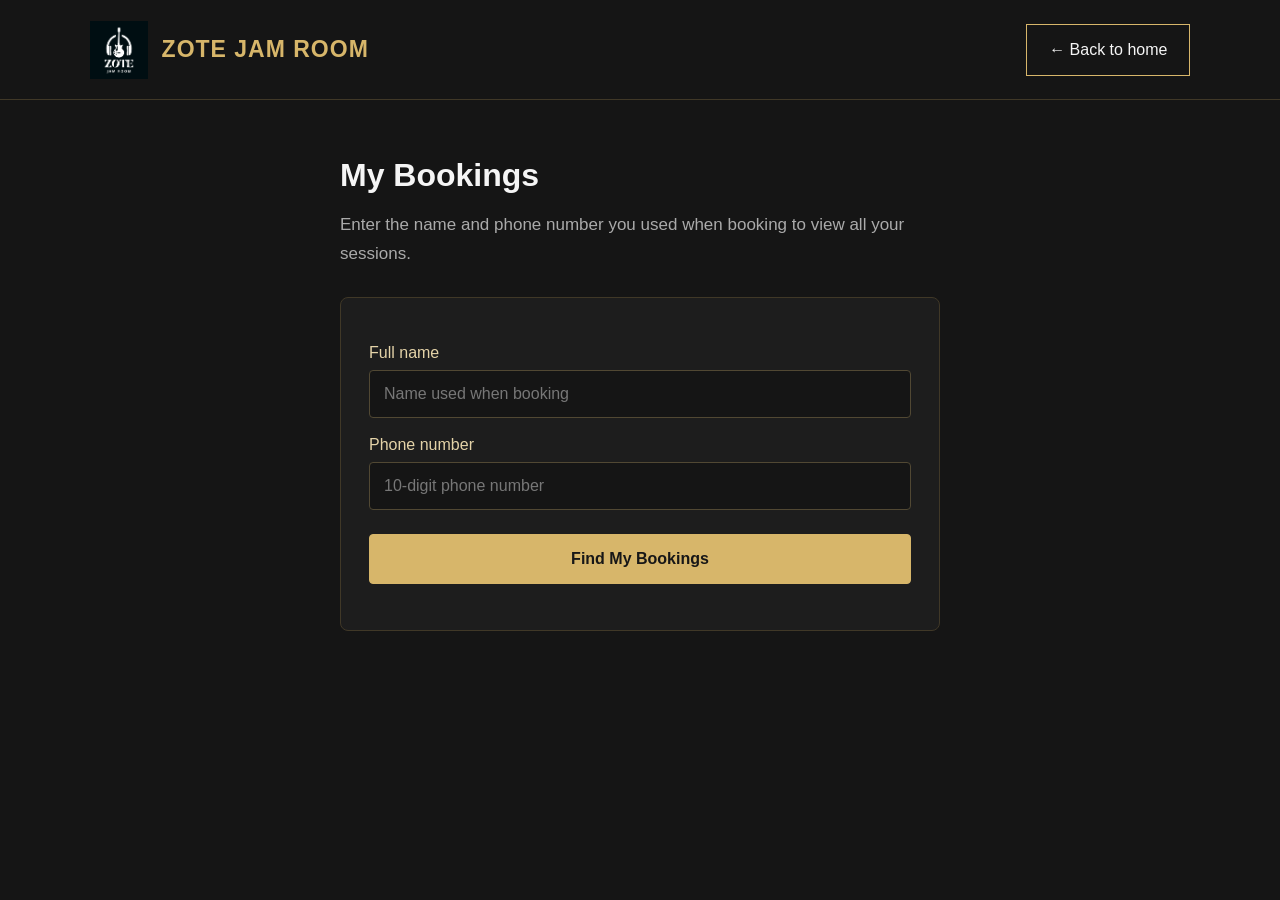
<file: frontend/my-bookings.html>
<!DOCTYPE html>
<html lang="en">
<head>
    <meta charset="UTF-8">
    <meta name="viewport" content="width=device-width, initial-scale=1.0">
    <title>My Bookings | Zote Jam Room</title>
    

<style>
    * {
        box-sizing: border-box;
    }

    body {
        margin: 0;
        min-height: 100vh;
        background: #151515;
        color: #f5f5f5;
        font-family: Arial, sans-serif;
    }

    /* =========================
       HEADER AND LOGO
    ========================= */

    .page-header {
        width: 100%;
        min-height: 100px;
        padding: 18px 7%;
        border-bottom: 1px solid #403827;
        display: flex;
        justify-content: space-between;
        align-items: center;
        gap: 20px;
    }

    .brand {
        display: flex;
        align-items: center;
        gap: 14px;
        color: #d7b66a;
        text-decoration: none;
        font-size: 23px;
        font-weight: bold;
        letter-spacing: 1px;
        white-space: nowrap;
        flex-shrink: 1;
        min-width: 0;
    }

    .site-logo {
        display: block;
        width: 58px;
        height: 58px;
        object-fit: contain;
        flex-shrink: 0;
    }

    .back-home {
        display: inline-flex;
        align-items: center;
        justify-content: center;
        padding: 16px 22px;
        border: 1px solid #d7b66a;
        color: #f5f5f5;
        background: transparent;
        text-decoration: none;
        white-space: nowrap;
        font-size: 16px;
        transition: background 0.25s ease, color 0.25s ease;
        flex-shrink: 0;
    }

    .back-home:hover {
        background: #d7b66a;
        color: #151515;
    }

    /* =========================
       MAIN CONTENT
    ========================= */

    main {
        width: min(600px, 92%);
        margin: 55px auto;
    }

    h1 {
        margin: 0 0 16px;
        font-size: 32px;
        line-height: 1.25;
        color: #f5f5f5;
    }

    .muted {
        margin: 0 0 28px;
        color: #aaa;
        line-height: 1.7;
        font-size: 17px;
    }

    /* =========================
       BOOKING LOOKUP FORM
    ========================= */

    .panel {
        width: 100%;
        min-width: 0;
        margin-top: 28px;
        padding: 28px;
        border: 1px solid #403827;
        border-radius: 8px;
        background: #1d1d1d;
    }

    #lookup-form {
        width: 100%;
        min-width: 0;
    }

    label {
        display: block;
        margin: 18px 0 8px;
        color: #e4d3a8;
        font-size: 16px;
    }

    input {
        display: block;
        width: 100%;
        min-width: 0;
        padding: 14px;
        border: 1px solid #514833;
        border-radius: 4px;
        background: #151515;
        color: #fff;
        font-size: 16px;
        font-family: inherit;
        outline: none;
    }

    input::placeholder {
        color: #777;
    }

    input:focus {
        border-color: #d7b66a;
    }

    button {
        display: block;
        width: 100%;
        margin-top: 24px;
        padding: 15px;
        border: 1px solid #d7b66a;
        border-radius: 4px;
        background: #d7b66a;
        color: #171717;
        font-family: inherit;
        font-size: 16px;
        font-weight: bold;
        cursor: pointer;
        transition: background 0.25s ease;
    }

    button:hover:not(:disabled) {
        background: #e7cb83;
    }

    button:disabled {
        opacity: 0.6;
        cursor: wait;
    }

    /* =========================
       STATUS MESSAGES
    ========================= */

    #message {
        margin-top: 18px;
        line-height: 1.6;
        overflow-wrap: anywhere;
    }

    .error {
        color: #ff8d8d;
    }

    .success {
        color: #a7e5b2;
    }

    /* =========================
       BOOKING DETAILS
    ========================= */

    .details {
        width: 100%;
        margin-top: 22px;
    }

    .detail-row {
        display: flex;
        justify-content: space-between;
        align-items: flex-start;
        gap: 18px;
        padding: 13px 0;
        border-bottom: 1px solid #393939;
    }

    .detail-row span:first-child {
        color: #aaa;
        flex-shrink: 0;
    }

    .detail-row span:last-child {
        text-align: right;
        overflow-wrap: anywhere;
        word-break: break-word;
    }

    .status {
        display: inline-block;
        padding: 5px 9px;
        border: 1px solid #655738;
        border-radius: 4px;
        color: #e4d3a8;
    }

    /* =========================
       TABLET AND MOBILE
    ========================= */

    @media (max-width: 600px) {
        .page-header {
            padding: 16px 5%;
            min-height: 80px;
            gap: 12px;
        }

        .brand {
            gap: 9px;
            font-size: 16px;
            letter-spacing: 0;
        }

        .site-logo {
            width: 44px;
            height: 44px;
        }

        .back-home {
            padding: 12px 10px;
            font-size: 13px;
        }

        main {
            width: 92%;
            margin: 35px auto;
        }

        h1 {
            font-size: 28px;
        }

        .muted {
            font-size: 15px;
        }

        .panel {
            padding: 22px;
        }
    }

    @media (max-width: 380px) {
        .page-header {
            padding: 14px 4%;
            gap: 8px;
        }

        .brand {
            gap: 6px;
            font-size: 13px;
        }

        .site-logo {
            width: 36px;
            height: 36px;
        }

        .back-home {
            padding: 10px 7px;
            font-size: 11px;
        }

        main {
            width: 92%;
            margin: 28px auto;
        }

        .panel {
            padding: 16px;
        }

        .detail-row {
            gap: 10px;
        }
    }
</style>


</head>
<body>
    

<header class="page-header">
    <a href="index.html" class="brand">
        <img src="images/zte.png" alt="Zote Jam Room" class="site-logo">
        <span>ZOTE JAM ROOM</span>
    </a>

    <a href="index.html" class="back-home">← Back to home</a>
</header>


    <main>
        <h1>My Bookings</h1>
        <p class="muted">
            Enter the name and phone number you used when booking to view all your sessions.
        </p>

        <section class="panel">
            <form id="lookup-form">
                <label for="customer-name">Full name</label>
                <input
                    id="customer-name"
                    type="text"
                    maxlength="100"
                    autocomplete="name"
                    placeholder="Name used when booking"
                    required
                >

                <label for="phone">Phone number</label>
                <input
                    id="phone"
                    type="tel"
                    inputmode="numeric"
                    pattern="[6-9][0-9]{9}"
                    maxlength="10"
                    autocomplete="tel-national"
                    placeholder="10-digit phone number"
                    required
                >

                <button id="lookup-button" type="submit">
                    Find My Bookings
                </button>
            </form>

            <div id="message" role="status" aria-live="polite"></div>
            <div id="booking-details" class="details" hidden></div>
        </section>
    </main>

    <script>
        const API_URL = "https://jam-room-booking.onrender.com";
        const form = document.getElementById("lookup-form");
        const button = document.getElementById("lookup-button");
        const message = document.getElementById("message");
        const details = document.getElementById("booking-details");

        function showMessage(text, type = "") {
            message.textContent = text;
            message.className = type;
        }

        function readableStatus(value) {
            if (!value) return "Unknown";
            return String(value)
                .replaceAll("_", " ")
                .replace(/\b\w/g, char => char.toUpperCase());
        }

        function addDetail(container, label, value) {
            const row = document.createElement("div");
            row.className = "detail-row";

            const left = document.createElement("span");
            left.textContent = label;

            const right = document.createElement("span");
            right.textContent = value === null || value === undefined || value === ""
                ? "—"
                : String(value);

            row.append(left, right);
            container.appendChild(row);
        }

        function renderBooking(booking) {
            const card = document.createElement("section");
            card.className = "panel";
            card.style.marginTop = "18px";
            card.style.padding = "20px";

            const heading = document.createElement("h2");
            heading.textContent = `Booking #${booking.booking_id}`;
            heading.style.margin = "0 0 8px";
            heading.style.fontSize = "21px";
            heading.style.color = "#d7b66a";
            card.appendChild(heading);

            addDetail(card, "Customer", booking.customer_name);
            addDetail(card, "Booking date", booking.booking_date);
            addDetail(card, "Time slot", booking.time_slot);
            addDetail(card, "Members", booking.members);
            addDetail(card, "Amount", `₹${Number(booking.total_amount || 0).toFixed(2)}`);
            addDetail(card, "Booking status", readableStatus(booking.booking_status));
            addDetail(card, "Payment status", readableStatus(booking.payment_status));
            if (booking.transaction_id) {
                addDetail(card, "Transaction ID", booking.transaction_id);
            }
            return card;
        }

        form.addEventListener("submit", async event => {
            event.preventDefault();

            const name = document.getElementById("customer-name").value.trim();
            const phone = document.getElementById("phone").value.trim();

            if (!name) {
                showMessage("Please enter the name used when booking.", "error");
                return;
            }
            if (!/^[6-9]\d{9}$/.test(phone)) {
                showMessage("Enter a valid 10-digit phone number.", "error");
                return;
            }

            button.disabled = true;
            button.textContent = "Searching...";
            details.replaceChildren();
            details.hidden = true;
            showMessage("Looking up your bookings...");

            try {
                const response = await fetch(`${API_URL}/my-bookings`, {
                    method: "POST",
                    headers: { "Content-Type": "application/json" },
                    body: JSON.stringify({ name, phone })
                });

                const data = await response.json();
                if (!response.ok) {
                    throw new Error(data.detail || "Could not retrieve your bookings.");
                }

                const bookings = Array.isArray(data.bookings) ? data.bookings : [];
                if (bookings.length === 0) {
                    throw new Error("No bookings matched that name and phone number. Please check the details and try again.");
                }

                bookings.forEach(booking => details.appendChild(renderBooking(booking)));
                details.hidden = false;
                showMessage(`Found ${bookings.length} booking${bookings.length === 1 ? "" : "s"}.`, "success");
            } catch (error) {
                showMessage(error.message || "Unable to connect. Please try again.", "error");
            } finally {
                button.disabled = false;
                button.textContent = "Find My Bookings";
            }
        });
    </script>
</body>
</html>
</file>
<file: frontend/style.css>
/* ==================================================
   GLOBAL
================================================== */

* {
    margin: 0;
    padding: 0;
    box-sizing: border-box;
}


html {
    scroll-behavior: smooth;
}


body {
    font-family: Arial, Helvetica, sans-serif;
    background: #f4f0e9;
    color: #171717;
    line-height: 1.6;
}


img {
    width: 100%;
    height: 100%;
    object-fit: cover;
    display: block;
}


a {
    text-decoration: none;
    color: inherit;
}


:root {

    --black: #171717;

    --black-soft: #222222;

    --cream: #f4f0e9;

    --cream-light: #fffdf9;

    --gold: #c6a56a;

    --gold-light: #e0c38b;

    --brown: #8d714a;

    --gray: #77736c;

    --gray-light: #aaa59c;

}



/* ==================================================
   NAVBAR
================================================== */

header {

    background: var(--black);

    color: var(--cream);

    position: sticky;

    top: 0;

    z-index: 1000;

}


.navbar {

    max-width: 1400px;

    margin: auto;

    padding: 18px 55px;

    display: flex;

    align-items: center;

    justify-content: space-between;

}


/* LOGO IMAGE */

.brand {

    width: 85px;

    height: 55px;

    display: flex;

    align-items: center;

}


.brand img {

    width: 100%;

    height: 100%;

    object-fit: contain;

}



/* NAV LINKS */

.nav-links {

    display: flex;

    gap: 38px;

}


.nav-links a {

    color: #d5d1c9;

    font-size: 12px;

    letter-spacing: 1px;

    transition: 0.3s;

}


.nav-links a:hover {

    color: var(--gold);

}



/* NAV BUTTON */

.nav-button {

    border: 1px solid var(--gold);

    padding: 11px 20px;

    font-size: 11px;

    letter-spacing: 1px;

    transition: 0.3s;

}


.nav-button:hover {

    background: var(--gold);

    color: var(--black);

}



/* ==================================================
   HERO
================================================== */

.hero {

    min-height: 700px;

    padding: 80px 7%;

    background: var(--black);

    color: var(--cream);

    display: grid;

    grid-template-columns: 0.9fr 1.1fr;

    align-items: center;

    gap: 80px;

}


.hero-content {

    max-width: 600px;

}


.eyebrow {

    color: var(--gold);

    font-size: 10px;

    font-weight: bold;

    letter-spacing: 4px;

    margin-bottom: 22px;

}


.hero h1 {

    font-family: Georgia, "Times New Roman", serif;

    font-size: clamp(60px, 7vw, 105px);

    line-height: 0.9;

    font-weight: 400;

    letter-spacing: -5px;

}


.hero h1 em {

    color: var(--gold);

    font-style: italic;

}


.hero-description {

    max-width: 480px;

    margin-top: 35px;

    color: var(--gray-light);

    font-size: 15px;

}


.hero-buttons {

    display: flex;

    align-items: center;

    gap: 28px;

    margin-top: 40px;

}


.primary-button {

    display: inline-block;

    background: var(--gold);

    color: var(--black);

    padding: 15px 27px;

    font-size: 11px;

    font-weight: bold;

    letter-spacing: 1px;

    transition: 0.3s;

}


.primary-button:hover {

    background: var(--gold-light);

    transform: translateY(-3px);

}


.secondary-button {

    color: #ddd8cf;

    font-size: 11px;

    letter-spacing: 1px;

    transition: 0.3s;

}


.secondary-button:hover {

    color: var(--gold);

}



/* HERO DETAILS */

.hero-details {

    display: flex;

    gap: 45px;

    margin-top: 65px;

    padding-top: 25px;

    border-top: 1px solid #393939;

}


.hero-details div {

    display: flex;

    flex-direction: column;

}


.hero-details strong {

    font-family: Georgia, serif;

    font-size: 22px;

    font-weight: 400;

}


.hero-details span {

    color: var(--gray-light);

    font-size: 9px;

    text-transform: uppercase;

    letter-spacing: 2px;

    margin-top: 3px;

}



/* HERO IMAGE */

.hero-image {

    height: 570px;

    position: relative;

    overflow: hidden;

}


.hero-image img {

    transition: 0.6s;

}


.hero-image:hover img {

    transform: scale(1.03);

}


.image-overlay {

    position: absolute;

    bottom: 25px;

    left: 25px;

    right: 25px;

    padding: 20px 25px;

    background: rgba(23, 23, 23, 0.82);

    backdrop-filter: blur(6px);

    display: flex;

    justify-content: space-between;

    align-items: center;

}


.image-overlay span {

    color: var(--gold);

    font-family: Georgia, serif;

    font-size: 20px;

}


.image-overlay p {

    font-size: 10px;

    letter-spacing: 3px;

}



/* ==================================================
   ABOUT
================================================== */

.about {

    max-width: 1250px;

    margin: auto;

    padding: 130px 50px;

}


.section-number {

    display: flex;

    align-items: center;

    gap: 20px;

}


.section-number span {

    font-family: Georgia, serif;

    color: var(--brown);

    font-size: 22px;

}


.section-number p {

    font-size: 10px;

    letter-spacing: 3px;

}


.about-grid {

    margin-top: 55px;

    display: grid;

    grid-template-columns: 1fr 0.8fr;

    gap: 100px;

}


.about-grid h2 {

    font-family: Georgia, serif;

    font-size: clamp(50px, 6vw, 80px);

    line-height: 0.95;

    font-weight: 400;

    letter-spacing: -3px;

}


.about-grid h2 em {

    color: var(--brown);

    font-style: italic;

}


.about-text {

    padding-top: 10px;

    color: var(--gray);

    font-size: 14px;

}


.about-text p + p {

    margin-top: 20px;

}


.text-link {

    display: inline-block;

    margin-top: 30px;

    color: var(--black);

    font-size: 11px;

    font-weight: bold;

    letter-spacing: 1px;

    border-bottom: 1px solid var(--black);

    transition: 0.3s;

}


.text-link:hover {

    color: var(--brown);

    border-color: var(--brown);

}



/* ==================================================
   STUDIO SHOWCASE
================================================== */

.showcase {

    padding: 0 5% 130px;

}


.showcase-image {

    max-width: 1400px;

    height: 600px;

    margin: auto;

    position: relative;

    overflow: hidden;

}


.showcase-image::after {

    content: "";

    position: absolute;

    inset: 0;

    background:
        linear-gradient(
            to top,
            rgba(0,0,0,0.75),
            transparent 55%
        );

}


.showcase-overlay {

    position: absolute;

    z-index: 2;

    bottom: 45px;

    left: 50px;

    color: white;

}


.showcase-overlay p {

    color: var(--gold);

    font-size: 10px;

    letter-spacing: 4px;

}


.showcase-overlay h3 {

    margin-top: 8px;

    font-family: Georgia, serif;

    font-size: 38px;

    font-weight: 400;

    line-height: 1.05;

}



/* ==================================================
   EQUIPMENT
================================================== */

.equipment {

    background: var(--cream-light);

    padding: 120px 7%;

}


.equipment-heading {

    max-width: 1250px;

    margin: auto;

    margin-bottom: 75px;

    display: flex;

    justify-content: space-between;

    align-items: end;

}


.equipment-heading h2 {

    font-family: Georgia, serif;

    font-size: clamp(50px, 6vw, 80px);

    font-weight: 400;

    line-height: 0.95;

    letter-spacing: -3px;

}


.equipment-heading h2 em {

    color: var(--brown);

    font-style: italic;

}


.equipment-heading > p {

    max-width: 300px;

    color: var(--gray);

    font-size: 14px;

}



/* ==================================================
   EQUIPMENT CARDS
================================================== */

.equipment-card {

    max-width: 1250px;

    margin: 0 auto 70px;

    display: grid;

    grid-template-columns: 1fr 1fr;

    min-height: 480px;

    background: var(--cream);

}


.equipment-card.reverse {

    direction: rtl;

}


.equipment-card.reverse .equipment-info {

    direction: ltr;

}



/* NORMAL IMAGE */

.equipment-image {

    height: 480px;

    overflow: hidden;

}


.equipment-image img {

    transition: 0.5s;

}


.equipment-card:hover .equipment-image img {

    transform: scale(1.04);

}



/* GUITAR GALLERY */

.equipment-gallery {

    height: 480px;

    display: grid;

    grid-template-columns: 1.5fr 0.8fr;

    gap: 8px;

    overflow: hidden;

}


.gallery-main,
.gallery-small {

    overflow: hidden;

}


.gallery-main img,
.gallery-small img {

    transition: 0.5s;

}


.equipment-card:hover
.gallery-main img,
.equipment-card:hover
.gallery-small img {

    transform: scale(1.04);

}



/* EQUIPMENT TEXT */

.equipment-info {

    padding: 65px;

    display: flex;

    flex-direction: column;

    justify-content: center;

}


.equipment-number {

    color: var(--brown);

    font-family: Georgia, serif;

    font-size: 18px;

    margin-bottom: 15px;

}


.equipment-info h3 {

    font-family: Georgia, serif;

    font-size: 42px;

    font-weight: 400;

    margin-bottom: 18px;

}


.equipment-info > p {

    color: var(--gray);

    font-size: 14px;

    max-width: 400px;

    margin-bottom: 25px;

}


.equipment-info ul {

    list-style: none;

    color: #4f4a43;

    font-size: 12px;

}


.equipment-info li {

    padding: 7px 0;

    border-bottom: 1px solid #ddd8cf;

}


.equipment-info li::before {

    content: "— ";

    color: var(--brown);

}



/* ==================================================
   BOOKING
================================================== */

.booking {

    background: var(--black);

    color: var(--cream);

    padding: 110px 10%;

    display: flex;

    justify-content: space-between;

    align-items: center;

    gap: 70px;

}


.booking-content {

    max-width: 650px;

}


.booking h2 {

    font-family: Georgia, serif;

    font-size: clamp(50px, 6vw, 80px);

    line-height: 0.95;

    font-weight: 400;

    letter-spacing: -3px;

}


.booking h2 em {

    color: var(--gold);

    font-style: italic;

}


.booking-content > p:last-child {

    color: var(--gray-light);

    max-width: 470px;

    margin-top: 25px;

    font-size: 14px;

}



/* BOOKING CARD */

.booking-card {

    min-width: 320px;

    padding: 40px;

    background: #242424;

    border: 1px solid #393939;

}


.booking-label {

    color: var(--gold);

    font-size: 9px;

    letter-spacing: 3px;

}


.price {

    font-family: Georgia, serif;

    font-size: 48px;

    margin-top: 15px;

}


.price span {

    font-family: Arial, sans-serif;

    color: var(--gray-light);

    font-size: 12px;

}


.booking-details {

    margin-top: 25px;

    padding: 20px 0;

    border-top: 1px solid #414141;

    border-bottom: 1px solid #414141;

}


.booking-details div {

    display: flex;

    justify-content: space-between;

    gap: 20px;

}


.booking-details div + div {

    margin-top: 12px;

}


.booking-details strong {

    font-size: 10px;

}


.booking-details span {

    color: var(--gray-light);

    font-size: 10px;

}


.booking-button {

    width: 100%;

    text-align: center;

    margin-top: 25px;

}


.booking-card small {

    display: block;

    color: #888;

    text-align: center;

    margin-top: 15px;

    font-size: 9px;

}



/* ==================================================
   FOOTER
================================================== */

footer {

    background: #111;

    color: #aaa59c;

    padding: 65px 7% 25px;

}


.footer-top {

    display: flex;

    justify-content: space-between;

    align-items: center;

}


.footer-brand {

    width: 100px;

    height: 75px;

}


.footer-brand img {

    object-fit: contain;

}


.footer-top > p {

    font-family: Georgia, serif;

    font-size: 20px;

    font-style: italic;

}


.footer-bottom {

    margin-top: 50px;

    padding-top: 20px;

    border-top: 1px solid #333;

    display: flex;

    justify-content: space-between;

    font-size: 10px;

    color: #777;

}



/* ==================================================
   TABLET
================================================== */

@media (max-width: 900px) {


        .booking {
        padding: 90px 25px;
    }

    .booking-container {
        grid-template-columns: 1fr;
    }

    .booking-summary {
        position: static;
    }

    .time-slots {
        grid-template-columns: repeat(2, 1fr);
    }


    .navbar {

        padding: 18px 25px;

    }


    .nav-links {

        display: none;

    }


    .hero {

        grid-template-columns: 1fr;

        padding: 70px 25px;

        gap: 50px;

    }


    .hero-image {

        height: 450px;

    }


    .about {

        padding: 90px 25px;

    }


    .about-grid {

        grid-template-columns: 1fr;

        gap: 40px;

    }


    .showcase {

        padding: 0 25px 90px;

    }


    .showcase-image {

        height: 450px;

    }


    .equipment {

        padding: 90px 25px;

    }


    .equipment-heading {

        flex-direction: column;

        align-items: start;

        gap: 25px;

    }


    .equipment-card,
    .equipment-card.reverse {

        grid-template-columns: 1fr;

        direction: ltr;

    }


    .equipment-image {

        height: 350px;

    }


    .equipment-gallery {

        height: 350px;

    }


    .equipment-info {

        padding: 45px 30px;

    }


    .booking {

        flex-direction: column;

        align-items: start;

        padding: 80px 25px;

    }


    .booking-card {

        width: 100%;

        min-width: 0;

    }


    .footer-top {

        flex-direction: column;

        align-items: start;

        gap: 25px;

    }


    .footer-bottom {

        flex-direction: column;

        gap: 10px;

    }

}

/* ==================================================
   BOOKING FORM
================================================== */

.booking {
    background: var(--black);
    color: var(--cream);

    padding: 120px 7%;
}


.booking-header {
    max-width: 1250px;
    margin: 0 auto 65px;
}


.booking-header h2 {
    font-family: Georgia, "Times New Roman", serif;

    font-size: clamp(55px, 6vw, 85px);

    font-weight: 400;

    line-height: 0.92;

    letter-spacing: -4px;
}


.booking-header h2 em {
    color: var(--gold);
    font-style: italic;
}


.booking-header > p:last-child {
    color: var(--gray-light);

    max-width: 450px;

    margin-top: 25px;

    font-size: 14px;
}


.booking-container {
    max-width: 1250px;

    margin: auto;

    display: grid;

    grid-template-columns: 1.4fr 0.7fr;

    gap: 30px;

    align-items: start;
}


/* FORM */

.booking-form {
    background: #222222;

    border: 1px solid #363636;

    padding: 45px;
}


.form-section + .form-section {
    margin-top: 55px;

    padding-top: 45px;

    border-top: 1px solid #383838;
}


.form-label {
    color: var(--gold);

    font-size: 10px;

    font-weight: bold;

    letter-spacing: 3px;

    margin-bottom: 35px;
}


.form-group {
    margin-bottom: 28px;
}


.form-group label {
    display: block;

    color: #e5dfd5;

    font-size: 12px;

    margin-bottom: 10px;
}


.form-group label span {
    color: #777;

    font-size: 10px;
}



.form-group input,
.form-group select {
    box-sizing: border-box;

    width: 100%;

    padding: 15px 16px;

    background: #191919;

    border: 1px solid #414141;

    color: var(--cream);

    font-family: Arial, sans-serif;

    font-size: 13px;

    outline: none;

    transition: 0.3s;
}



.form-group input:focus,
.form-group select:focus {
    border-color: var(--gold);
}


.form-group input::placeholder {
    color: #777;
}


.form-group small {
    display: block;

    color: #777;

    font-size: 10px;

    margin-top: 7px;
}


.form-row {
    display: grid;

    grid-template-columns: 1fr 1fr;

    gap: 20px;
}


/* DATE INPUT */

input[type="date"] {
    color-scheme: dark;
}


/* TIME SLOTS */

.time-slots {
    display: grid;

    grid-template-columns: repeat(3, 1fr);

    gap: 10px;
}


.time-slot {
    padding: 13px 8px;

    background: #191919;

    border: 1px solid #3c3c3c;

    color: #cfc9bf;

    font-size: 10px;

    cursor: pointer;

    transition: 0.25s;
}


.time-slot:hover {
    border-color: var(--gold);

    color: var(--gold);
}


.time-slot.selected {
    background: var(--gold);

    border-color: var(--gold);

    color: var(--black);

    font-weight: bold;
}

.time-slot.selected {
    background: var(--gold);
    color: var(--black);
    border-color: var(--gold);
}


/* BOOKING SUMMARY */

.booking-summary {
    position: sticky;

    top: 110px;

    background: #242424;

    border: 1px solid #3b3b3b;

    padding: 35px;
}


.summary-label {
    color: var(--gold);

    font-size: 9px;

    font-weight: bold;

    letter-spacing: 3px;

    margin-bottom: 30px;
}


.summary-room {
    display: flex;

    align-items: center;

    gap: 15px;

    padding-bottom: 25px;

    border-bottom: 1px solid #414141;
}


.summary-icon {
    width: 45px;

    height: 45px;

    display: flex;

    align-items: center;

    justify-content: center;

    border: 1px solid var(--gold);

    color: var(--gold);

    font-family: Georgia, serif;

    font-size: 16px;
}


.summary-room h3 {
    font-family: Georgia, serif;

    font-size: 20px;

    font-weight: 400;
}


.summary-room p {
    color: #888;

    font-size: 10px;

    margin-top: 2px;
}


.summary-details {
    padding: 25px 0;

    border-bottom: 1px solid #414141;
}


.summary-details div {
    display: flex;

    flex-direction: column;

    gap: 4px;
}


.summary-details div + div {
    margin-top: 18px;
}


.summary-details span,
.summary-price span {
    color: #888;

    font-size: 9px;

    text-transform: uppercase;

    letter-spacing: 1px;
}


.summary-details strong {
    color: #ddd8cf;

    font-size: 12px;

    font-weight: normal;
}


.summary-price {
    padding: 25px 0;
}


.summary-price > div {
    display: flex;

    justify-content: space-between;

    align-items: center;
}


.summary-price > div + div {
    margin-top: 12px;
}


.summary-price strong {
    font-size: 12px;

    font-weight: normal;
}


.summary-price .total {
    margin-top: 20px;

    padding-top: 20px;

    border-top: 1px solid #414141;
}


.summary-price .total strong {
    color: var(--gold);

    font-family: Georgia, serif;

    font-size: 25px;
}


.confirm-button {
    width: 100%;

    border: none;

    padding: 16px;

    background: var(--gold);

    color: var(--black);

    font-size: 11px;

    font-weight: bold;

    letter-spacing: 1px;

    cursor: pointer;

    transition: 0.3s;
}


.confirm-button:hover {
    background: var(--gold-light);

    transform: translateY(-2px);
}


.booking-note {
    color: #777;

    text-align: center;

    font-size: 9px;

    line-height: 1.5;

    margin-top: 15px;
}


/* ==================================================
   MOBILE
================================================== */

@media (max-width: 500px) {

    
         .booking-form {
        padding: 30px 20px;
    }

    .form-row {
        grid-template-columns: 1fr;
        gap: 0;
    }

    .time-slots {
        grid-template-columns: 1fr 1fr;
    }

    .booking-summary {
        padding: 25px 20px;
    }

    .nav-button {

        display: none;

    }


    .hero h1 {

        font-size: 60px;

    }


    .hero-buttons {

        flex-direction: column;

        align-items: start;

    }


    .hero-details {

        gap: 20px;

        flex-wrap: wrap;

    }


    .hero-image {

        height: 350px;

    }


    .showcase-image {

        height: 350px;

    }


    .equipment-info h3 {

        font-size: 34px;

    }


    .equipment-gallery {

        grid-template-columns: 1fr;

        height: 500px;

    }


    .gallery-small {

        display: none;

    }


    .booking h2 {

        font-size: 50px;

    }

}


/* Booking page improvements */

.availability-message {
    color: #c6a56a;
    font-size: 12px;
    margin-bottom: 15px;
}

.time-slot:disabled {
    opacity: 0.4;
    cursor: not-allowed;
}

.booking-home-link {
    margin-bottom: 25px;
}

.confirm-button:disabled {
    opacity: 0.6;
    cursor: wait;
}


/* FIND US SECTION */
.find-us {
  background: #f5f0e7;
  color: #171612;
  padding: 90px 8%;
}

.find-us-heading {
  text-align: center;
  margin-bottom: 45px;
}

.find-us-label {
  color: #a77b32;
  font-size: 12px;
  font-weight: 700;
  letter-spacing: 4px;
}

.find-us-heading h2 {
  font-size: clamp(32px, 5vw, 52px);
  margin: 16px 0;
  font-weight: 700;
}

.find-us-heading h2 span {
  color: #ad833d;
}

.find-us-heading p {
  color: #716b61;
  font-size: 16px;
}

.find-us-content {
  display: grid;
  grid-template-columns: 0.8fr 1.2fr;
  max-width: 1150px;
  margin: 0 auto;
  min-height: 380px;
  border: 1px solid #d9cbb4;
  border-radius: 14px;
  overflow: hidden;
  background: #fffdf8;
}

.find-us-info {
  padding: 45px;
  display: flex;
  flex-direction: column;
  align-items: flex-start;
  justify-content: center;
}

.find-us-icon {
  color: #b38a42;
  font-size: 38px;
  margin-bottom: 12px;
}

.find-us-info h3 {
  font-size: 25px;
  margin: 0 0 14px;
}

.find-us-info p {
  color: #6d675d;
  line-height: 1.8;
  margin-bottom: 28px;
}

.directions-btn {
  display: inline-flex;
  align-items: center;
  gap: 18px;
  background: #171612;
  color: #f5f0e7;
  padding: 15px 23px;
  text-decoration: none;
  font-weight: 600;
  border: 1px solid #171612;
  border-radius: 4px;
  transition: background 0.25s, color 0.25s;
}

.directions-btn:hover {
  background: #ad833d;
  border-color: #ad833d;
  color: #fff;
}

.find-us-map {
  min-height: 380px;
  background: #e5dfd4;
}

.find-us-map iframe {
  display: block;
  width: 100%;
  height: 100%;
  min-height: 380px;
}

/* MOBILE */
@media (max-width: 768px) {
  .find-us {
    padding: 65px 6%;
  }

  .find-us-content {
    grid-template-columns: 1fr;
  }

  .find-us-info {
    padding: 30px 25px;
  }

  .find-us-map,
  .find-us-map iframe {
    min-height: 300px;
  }
}


/* MULTI-PAGE NAVIGATION */
header nav {
    display: flex;
    align-items: center;
    justify-content: space-between;
    gap: 24px;
}

header .logo img {
    width: 70px;
    height: auto;
    display: block;
}

.nav-links {
    display: flex;
    align-items: center;
    justify-content: center;
    gap: 34px;
}

.nav-links a {
    color: #f4f0e9;
    text-decoration: none;
    transition: color 0.25s ease;
}

.nav-links a:hover,
.nav-links a.active {
    color: #c6a56a;
}

/* EQUIPMENT PAGE */
.equipment-hero {
    background: #f4f0e9;
    color: #171717;
    padding: 85px 8% 55px;
    text-align: center;
}

.section-label {
    color: #a77b32;
    font-size: 12px;
    font-weight: 700;
    letter-spacing: 4px;
}

.equipment-hero h1 {
    font-size: clamp(38px, 5vw, 64px);
    margin: 20px 0;
}

.equipment-hero h1 span {
    color: #ad833d;
}

.equipment-hero > p:last-child {
    color: #716b61;
    line-height: 1.7;
}

.equipment-gallery {
    background: #f4f0e9;
    padding: 25px 8% 85px;
    display: grid;
    grid-template-columns: repeat(3, minmax(0, 1fr));
    gap: 28px;
}

.equipment-card {
    background: #fffdf8;
    border: 1px solid #dfd3c0;
    border-radius: 10px;
    overflow: hidden;
    padding-bottom: 24px;
    transition: transform 0.25s ease,
                box-shadow 0.25s ease;
}

.equipment-card:hover {
    transform: translateY(-5px);
    box-shadow: 0 12px 28px rgba(23, 23, 23, 0.08);
}

.equipment-card img {
    display: block;
    width: 100%;
    height: 240px;
    object-fit: cover;
}

.equipment-card h2 {
    margin: 22px 22px 10px;
    font-size: 21px;
    color: #171717;
}

.equipment-card p {
    margin: 0 22px;
    color: #716b61;
    line-height: 1.7;
}

.equipment-cta {
    background: #171717;
    color: #f4f0e9;
    text-align: center;
    padding: 65px 20px;
}

.equipment-cta h2 {
    margin: 0 0 25px;
    font-size: clamp(26px, 4vw, 38px);
}

@media (max-width: 850px) {
    .equipment-gallery {
        grid-template-columns: repeat(2, minmax(0, 1fr));
    }

    .nav-links {
        gap: 16px;
    }
}

@media (max-width: 600px) {
    header nav {
        flex-wrap: wrap;
        padding: 15px 5%;
    }

    .nav-links {
        order: 3;
        width: 100%;
        flex-wrap: wrap;
        gap: 18px;
    }

    .equipment-gallery {
        grid-template-columns: 1fr;
        padding-left: 6%;
        padding-right: 6%;
    }

    .equipment-card img {
        height: 260px;
    }
}


/* LOCATION PAGE */
.location-page {
    background: #f4f0e9;
    color: #171717;
    min-height: 80vh;
}

.location-hero {
    text-align: center;
    padding: 65px 6% 45px;
}

.location-hero h1 {
    font-size: clamp(34px, 5vw, 64px);
    margin: 22px 0;
}

.location-hero h1 span {
    color: #ad833d;
}

.location-hero > p:last-child {
    color: #716b61;
    font-size: 18px;
}

.location-content {
    display: grid;
    grid-template-columns: 0.8fr 1.2fr;
    max-width: 1250px;
    min-height: 420px;
    margin: 0 auto 80px;
    border: 1px solid #dfd3c0;
    border-radius: 14px;
    overflow: hidden;
    background: #fffdf8;
}

.location-info {
    padding: 45px;
    display: flex;
    flex-direction: column;
    align-items: flex-start;
    justify-content: center;
}

.location-icon {
    font-size: 40px;
    color: #ad833d;
    margin-bottom: 15px;
}

.location-info h2 {
    font-size: 28px;
    margin: 0 0 15px;
}

.location-info p {
    color: #716b61;
    line-height: 1.8;
    margin-bottom: 28px;
}

.directions-btn {
    display: inline-flex;
    align-items: center;
    gap: 18px;
    background: #171717;
    color: #f4f0e9;
    text-decoration: none;
    padding: 17px 25px;
    border: 1px solid #171717;
    border-radius: 4px;
    font-weight: 600;
    transition: 0.25s ease;
}

.directions-btn:hover {
    background: #ad833d;
    border-color: #ad833d;
    color: #fff;
}

.location-map {
    min-height: 420px;
    background: #e5dfd4;
}

.location-map iframe {
    width: 100%;
    height: 100%;
    min-height: 420px;
    border: 0;
    display: block;
}

.location-cta {
    background: #171717;
    color: #f4f0e9;
    text-align: center;
    padding: 65px 20px;
}

.location-cta h2 {
    font-size: clamp(26px, 4vw, 38px);
    margin-bottom: 15px;
}

.location-cta p {
    color: #d1c9bc;
    margin-bottom: 28px;
}

@media (max-width: 768px) {
    .location-content {
        grid-template-columns: 1fr;
        margin: 0 5% 55px;
    }

    .location-info {
        padding: 32px 25px;
    }

    .location-map,
    .location-map iframe {
        min-height: 320px;
    }
}

/* BACK TO HOME LINK */
.back-home {
    color: #c9bda8;
    text-decoration: none;
    font-size: 15px;
    white-space: nowrap;
    display: inline-block;
    flex-shrink: 0;
    margin-right: 25px;
    padding: 10px 0 10px 10px;
    transition: color 0.3s ease;
}

.back-home:hover {
    color: #c6a56a;
}

header nav {
    box-sizing: border-box;
    width: 100%;
    padding-right: 30px;
    gap: 20px;
}

header nav .logo {
    flex-shrink: 0;
}

.nav-links {
    flex: 1;
    min-width: 0;
}


/* EQUIPMENT PAGE HERO */
.equipment-hero {
    background: #f4f0e9;
    color: #171717;
    text-align: center;
    padding: 75px 8% 65px;
}

.equipment-hero .eyebrow {
    color: #ad833d;
    font-size: 12px;
    font-weight: 700;
    letter-spacing: 4px;
}

.equipment-hero h1 {
    font-size: clamp(42px, 6vw, 76px);
    line-height: 1.1;
    margin: 25px 0;
}

.equipment-hero h1 em {
    color: #ad833d;
    font-style: normal;
}

.equipment-hero > p:last-child {
    color: #716b61;
    font-size: 18px;
    line-height: 1.7;
}

/* EQUIPMENT LIST */
.equipment {
    background: #f4f0e9;
    padding: 0 8% 80px;
}

.equipment-card {
    display: grid;
    grid-template-columns: 1.1fr 0.9fr;
    align-items: stretch;
    margin-bottom: 35px;
    background: #fffdf8;
    border: 1px solid #dfd3c0;
    border-radius: 12px;
    overflow: hidden;
}

.equipment-card.reverse .equipment-image {
    order: 2;
}

.equipment-card.reverse .equipment-info {
    order: 1;
}

.equipment-gallery {
    display: grid;
    grid-template-columns: 1.2fr 0.8fr;
    gap: 5px;
    min-height: 350px;
    background: #e8dfd2;
}

.gallery-main,
.gallery-small,
.equipment-image {
    min-width: 0;
    min-height: 350px;
    overflow: hidden;
}

.gallery-main img,
.gallery-small img,
.equipment-image img {
    width: 100%;
    height: 100%;
    min-height: 350px;
    display: block;
    object-fit: cover;
}

.equipment-info {
    padding: clamp(25px, 4vw, 55px);
    display: flex;
    flex-direction: column;
    justify-content: center;
}

.equipment-number {
    color: #ad833d;
    font-size: 13px;
    font-weight: 700;
    letter-spacing: 3px;
}

.equipment-info h2 {
    color: #171717;
    font-size: clamp(25px, 3vw, 36px);
    margin: 18px 0;
}

.equipment-info p {
    color: #716b61;
    line-height: 1.8;
}

.equipment-info ul {
    list-style: none;
    padding: 0;
    margin-top: 15px;
}

.equipment-info li {
    padding: 10px 0;
    border-bottom: 1px solid #e8dfd2;
    color: #292722;
    line-height: 1.5;
}

.equipment-info li::before {
    content: "— ";
    color: #ad833d;
}

/* EQUIPMENT BOOKING CTA */
.equipment-cta {
    background: #171717;
    color: #f4f0e9;
    text-align: center;
    padding: 70px 20px;
}

.equipment-cta .eyebrow {
    color: #c6a56a;
    letter-spacing: 4px;
    font-size: 12px;
    font-weight: 700;
}

.equipment-cta h2 {
    font-size: clamp(28px, 4vw, 42px);
    margin: 18px 0 30px;
}

/* RESPONSIVE */
@media (max-width: 760px) {
    .equipment-hero {
        padding: 55px 6% 45px;
    }

    .equipment {
        padding: 0 5% 55px;
    }

    .equipment-card,
    .equipment-card.reverse {
        grid-template-columns: 1fr;
    }

    .equipment-card.reverse .equipment-image,
    .equipment-card.reverse .equipment-info {
        order: initial;
    }

    .equipment-gallery {
        min-height: 280px;
    }

    .gallery-main,
    .gallery-small,
    .equipment-image,
    .gallery-main img,
    .gallery-small img,
    .equipment-image img {
        min-height: 280px;
    }

    .equipment-info {
        padding: 28px;
    }
}


/* ===== EQUIPMENT PAGE ===== */
.equipment-page {
    background: #f4f0e9;
    color: #171717;
}

.equipment-hero {
    text-align: center;
    padding: 75px 6% 65px;
}

.equipment-hero .eyebrow,
.gear-heading .equipment-number,
.gear-label {
    color: #ad833d;
    font-size: 11px;
    font-weight: 700;
    letter-spacing: 3px;
}

.equipment-hero h1 {
    font-size: clamp(40px, 6vw, 76px);
    line-height: 1.1;
    margin: 25px 0;
}

.equipment-hero h1 span {
    color: #ad833d;
}

.equipment-hero > p:last-child {
    color: #716b61;
    font-size: 17px;
    line-height: 1.7;
}

.gear-section {
    max-width: 1250px;
    margin: 0 auto;
    padding: 35px 6% 45px;
}

.gear-heading {
    margin-bottom: 28px;
}

.gear-heading h2 {
    font-size: clamp(30px, 4vw, 46px);
    margin: 14px 0 0;
}

.gear-heading h2 em {
    color: #ad833d;
    font-style: normal;
}

.gear-card {
    display: grid;
    grid-template-columns: 1fr 1fr;
    background: #fffdf8;
    border: 1px solid #dfd3c0;
    border-radius: 12px;
    overflow: hidden;
    margin-bottom: 25px;
}

.gear-image {
    min-height: 390px;
    background: #e9dfd1;
    overflow: hidden;
}

.gear-image img {
    display: block;
    width: 100%;
    height: 100%;
    min-height: 390px;
    object-fit: cover;
}

.gear-reverse .gear-image {
    order: 2;
}

.gear-reverse .gear-details {
    order: 1;
}

.gear-details {
    padding: clamp(25px, 4vw, 48px);
    display: flex;
    flex-direction: column;
    justify-content: center;
}

.gear-label {
    margin: 0 0 10px;
}

.gear-details h3 {
    font-size: clamp(22px, 2.5vw, 30px);
    margin: 8px 0 16px;
    line-height: 1.3;
}

.gear-details p:not(.gear-label) {
    color: #716b61;
    line-height: 1.8;
}

.gear-details ul {
    list-style: none;
    padding: 0;
    margin: 12px 0;
}

.gear-details li {
    color: #4f4a42;
    line-height: 1.7;
    padding: 9px 0;
    border-bottom: 1px solid #e9e1d5;
}

.gear-details li::before {
    content: "— ";
    color: #ad833d;
}

.gear-divider {
    height: 1px;
    background: #dfd3c0;
    margin: 25px 0;
}

.equipment-cta {
    background: #171717;
    color: #f4f0e9;
    text-align: center;
    padding: 75px 20px;
    margin-top: 35px;
}

.equipment-cta .eyebrow {
    color: #c6a56a;
    letter-spacing: 3px;
    font-size: 11px;
    font-weight: 700;
}

.equipment-cta h2 {
    font-size: clamp(30px, 4vw, 44px);
    margin: 20px 0 15px;
}

.equipment-cta > p:not(.eyebrow) {
    color: #d1c9bc;
    line-height: 1.7;
    margin-bottom: 28px;
}

.gear-book-btn {
    display: inline-block;
    padding: 16px 28px;
    background: #ad833d;
    color: #fffdf8;
    border: 1px solid #ad833d;
    text-decoration: none;
    font-weight: 600;
    transition: background 0.25s ease;
}

.gear-book-btn:hover {
    background: #8d692e;
}

/* MOBILE */
@media (max-width: 760px) {
    .equipment-hero {
        padding: 55px 6% 40px;
    }

    .gear-section {
        padding: 25px 5% 30px;
    }

    .gear-card {
        grid-template-columns: 1fr;
    }

    .gear-reverse .gear-image,
    .gear-reverse .gear-details {
        order: initial;
    }

    .gear-image,
    .gear-image img {
        min-height: 280px;
        height: 280px;
    }

    .gear-details {
        padding: 28px;
    }
}


/* ===== PREMIUM EQUIPMENT IMAGE EFFECTS ===== */

.gear-card {
    position: relative;
    transition:
        transform 0.35s ease,
        box-shadow 0.35s ease,
        border-color 0.35s ease;
}

.gear-card:hover {
    transform: translateY(-5px);
    box-shadow: 0 18px 40px rgba(36, 28, 17, 0.10);
    border-color: #c6a56a;
}

/* Image container */
.gear-image {
    position: relative;
    overflow: hidden;
    background: #e8dfd2;
}

/* Smooth, elegant image movement */
.gear-image img {
    transition:
        transform 0.7s cubic-bezier(0.2, 0.65, 0.3, 1),
        filter 0.5s ease;
    transform: scale(1.01);
    will-change: transform;
}

.gear-card:hover .gear-image img {
    transform: scale(1.055);
    filter: brightness(1.04);
}

/* Subtle gold accent line */
.gear-card::after {
    content: "";
    position: absolute;
    bottom: 0;
    left: 0;
    width: 0;
    height: 3px;
    background: #ad833d;
    transition: width 0.45s ease;
}

.gear-card:hover::after {
    width: 100%;
}

/* Refined equipment headings */
.gear-details h3 {
    transition: color 0.3s ease;
}

.gear-card:hover .gear-details h3 {
    color: #9a7335;
}

/* Keep the movement comfortable on mobile */
@media (hover: none) {
    .gear-card:hover {
        transform: none;
        box-shadow: none;
    }

    .gear-card:hover .gear-image img {
        transform: none;
        filter: none;
    }
}

/* Respect reduced-motion preferences */
@media (prefers-reduced-motion: reduce) {
    .gear-card,
    .gear-image img,
    .gear-card::after,
    .gear-details h3 {
        transition: none;
    }
}


/* Tighter crop for the Yamaha + Blackstar photo */
.gear-card.gear-reverse .gear-image img {
    object-fit: cover;
    object-position: center 48%;
}

/* Keep equipment photos consistently framed */
.gear-image {
    overflow: hidden;
}

.gear-image img {
    width: 100%;
    height: 100%;
    min-height: 390px;
    object-fit: cover;
}

/* Slightly shorter photo on desktop */
@media (min-width: 761px) {
    .gear-card.gear-reverse .gear-image,
    .gear-card.gear-reverse .gear-image img {
        min-height: 350px;
    }
}


/* ==================================================
   ZOTE JAM ROOM — EQUIPMENT PAGE
   ================================================== */

.equipment-header {
    width: 100%;
    background: #171717;
    color: #f4f0e9;
    border-bottom: 1px solid rgba(198, 165, 106, 0.18);
}

.equipment-nav {
    box-sizing: border-box;
    width: 100%;
    min-height: 100px;
    padding: 14px 4%;
    display: grid;
    grid-template-columns: 100px minmax(0, 1fr) 180px;
    align-items: center;
    gap: 20px;
}

.equipment-logo {
    display: inline-flex;
    align-items: center;
    justify-content: flex-start;
}

.equipment-logo img {
    width: 70px;
    height: 70px;
    object-fit: contain;
    display: block;
}

.equipment-nav .nav-links {
    display: flex;
    align-items: center;
    justify-content: center;
    gap: clamp(15px, 3vw, 40px);
    min-width: 0;
}

.equipment-nav .nav-links a {
    color: #f4f0e9;
    font-size: 14px;
    text-decoration: none;
    white-space: nowrap;
    transition: color 0.25s ease;
}

.equipment-nav .nav-links a:hover,
.equipment-nav .nav-links a.active {
    color: #c6a56a;
}

.equipment-nav .back-home {
    justify-self: end;
    color: #c9bda8;
    text-decoration: none;
    font-size: 14px;
    white-space: nowrap;
    transition: color 0.25s ease;
}

.equipment-nav .back-home:hover {
    color: #c6a56a;
}


/* PAGE BASE */

.equipment-page {
    background: #f4f0e9;
    color: #171717;
}

.equipment-page * {
    box-sizing: border-box;
}


/* HERO */

.equipment-page .equipment-hero {
    text-align: center;
    padding: 80px 6% 65px;
}

.equipment-page .eyebrow {
    color: #ad833d;
    font-size: 11px;
    font-weight: 700;
    letter-spacing: 4px;
    line-height: 1.7;
}

.equipment-page .equipment-hero h1 {
    font-size: clamp(38px, 5.5vw, 72px);
    line-height: 1.12;
    margin: 24px 0;
    font-weight: 700;
}

.equipment-page .equipment-hero h1 span {
    color: #ad833d;
}

.equipment-page .equipment-hero > p:last-child {
    color: #716b61;
    font-size: 17px;
    line-height: 1.8;
}


/* EQUIPMENT SECTIONS */

.equipment-page .gear-section {
    max-width: 1240px;
    margin: 0 auto;
    padding: 35px 5% 45px;
}

.equipment-page .gear-heading {
    margin-bottom: 28px;
}

.equipment-page .gear-heading .equipment-number {
    color: #ad833d;
    font-size: 11px;
    font-weight: 700;
    letter-spacing: 3px;
}

.equipment-page .gear-heading h2 {
    font-size: clamp(30px, 4vw, 46px);
    line-height: 1.2;
    margin: 15px 0 0;
    font-weight: 650;
}

.equipment-page .gear-heading h2 em {
    color: #ad833d;
    font-style: normal;
}


/* CARDS */

.equipment-page .gear-card {
    position: relative;
    display: grid;
    grid-template-columns: minmax(0, 1fr) minmax(0, 1fr);
    align-items: stretch;
    margin-bottom: 28px;
    overflow: hidden;
    background: #fffdf8;
    border: 1px solid #dfd3c0;
    border-radius: 10px;
    transition:
        transform 0.35s ease,
        box-shadow 0.35s ease,
        border-color 0.35s ease;
}

.equipment-page .gear-card:hover {
    transform: translateY(-4px);
    border-color: #c6a56a;
    box-shadow: 0 16px 35px rgba(36, 28, 17, 0.09);
}

.equipment-page .gear-card::after {
    content: "";
    position: absolute;
    bottom: 0;
    left: 0;
    width: 0;
    height: 3px;
    background: #ad833d;
    transition: width 0.4s ease;
}

.equipment-page .gear-card:hover::after {
    width: 100%;
}


/* IMAGE AREA */

.equipment-page .gear-image {
    position: relative;
    min-width: 0;
    min-height: 390px;
    overflow: hidden;
    background: #e8dfd2;
}

.equipment-page .gear-image img {
    display: block;
    width: 100%;
    height: 100%;
    min-height: 390px;
    object-fit: cover;
    object-position: center;
    transform: scale(1.01);
    transition:
        transform 0.7s cubic-bezier(0.2, 0.65, 0.3, 1),
        filter 0.5s ease;
}

.equipment-page .gear-card:hover .gear-image img {
    transform: scale(1.055);
    filter: brightness(1.04);
}


/* YAMAHA IMAGE: CROP TOP AND BOTTOM */

.equipment-page .yamaha-image img {
    object-position: center 48%;
}

/* Reverse cards: image on right, text on left */

.equipment-page .gear-reverse .gear-image {
    order: 2;
}

.equipment-page .gear-reverse .gear-details {
    order: 1;
}


/* SPECIFICATIONS */

.equipment-page .gear-details {
    min-width: 0;
    padding: clamp(25px, 3.5vw, 46px);
    display: flex;
    flex-direction: column;
    justify-content: center;
}

.equipment-page .gear-label {
    margin: 0 0 10px;
    color: #ad833d;
    font-size: 10px;
    font-weight: 700;
    letter-spacing: 2.5px;
    line-height: 1.7;
}

.equipment-page .gear-details h3 {
    color: #171717;
    font-size: clamp(22px, 2.5vw, 30px);
    font-weight: 650;
    line-height: 1.3;
    margin: 7px 0 16px;
    overflow-wrap: anywhere;
    transition: color 0.3s ease;
}

.equipment-page .gear-card:hover .gear-details h3 {
    color: #9a7335;
}

.equipment-page .gear-details p:not(.gear-label) {
    color: #716b61;
    font-size: 14px;
    line-height: 1.9;
    margin: 0 0 12px;
}

.equipment-page .gear-details ul {
    list-style: none;
    padding: 0;
    margin: 10px 0 0;
}

.equipment-page .gear-details li {
    color: #4f4a42;
    font-size: 13px;
    line-height: 1.7;
    padding: 10px 0;
    border-bottom: 1px solid #e9e1d5;
}

.equipment-page .gear-details li::before {
    content: "— ";
    color: #ad833d;
}

.equipment-page .gear-divider {
    height: 1px;
    width: 100%;
    background: #dfd3c0;
    margin: 25px 0;
}


/* BOOKING CTA */

.equipment-page .equipment-cta {
    background: #171717;
    color: #f4f0e9;
    text-align: center;
    padding: 75px 20px;
    margin-top: 35px;
}

.equipment-page .equipment-cta .eyebrow {
    color: #c6a56a;
    font-size: 11px;
    font-weight: 700;
    letter-spacing: 3px;
}

.equipment-page .equipment-cta h2 {
    font-size: clamp(28px, 4vw, 44px);
    line-height: 1.2;
    margin: 20px 0 15px;
}

.equipment-page .equipment-cta > p:not(.eyebrow) {
    max-width: 600px;
    margin: 0 auto 28px;
    color: #d1c9bc;
    font-size: 14px;
    line-height: 1.8;
}

.equipment-page .gear-book-btn {
    display: inline-block;
    padding: 16px 28px;
    background: #ad833d;
    color: #fffdf8;
    border: 1px solid #ad833d;
    text-decoration: none;
    font-size: 14px;
    font-weight: 600;
    transition:
        background 0.25s ease,
        transform 0.25s ease;
}

.equipment-page .gear-book-btn:hover {
    background: #8d692e;
    transform: translateY(-2px);
}


/* FOOTER */

.equipment-footer {
    background: #171717;
    color: #f4f0e9;
    padding: 30px 5% 20px;
    border-top: 1px solid rgba(198, 165, 106, 0.2);
}

.equipment-footer .footer-top {
    display: flex;
    align-items: center;
    justify-content: space-between;
    gap: 20px;
    padding-bottom: 24px;
}

.equipment-footer .footer-brand img {
    display: block;
    width: 65px;
    height: auto;
}

.equipment-footer .footer-top > p {
    color: #c9bda8;
    font-size: 14px;
}

.equipment-footer .footer-bottom {
    display: flex;
    align-items: center;
    justify-content: space-between;
    flex-wrap: wrap;
    gap: 12px;
    border-top: 1px solid rgba(201, 189, 168, 0.18);
    padding-top: 18px;
    color: #c9bda8;
    font-size: 12px;
}


/* TABLETS */

@media (max-width: 900px) {
    .equipment-nav {
        grid-template-columns: 70px minmax(0, 1fr) auto;
        gap: 14px;
        padding: 14px 3%;
    }

    .equipment-nav .nav-links {
        gap: 15px;
    }

    .equipment-nav .nav-links a,
    .equipment-nav .back-home {
        font-size: 12px;
    }

    .equipment-page .gear-details {
        padding: 25px;
    }
}


/* MOBILE */

@media (max-width: 650px) {
    .equipment-nav {
        grid-template-columns: 55px minmax(0, 1fr);
        gap: 10px;
        padding: 12px 4%;
    }

    .equipment-logo img {
        width: 52px;
        height: 52px;
    }

    .equipment-nav .nav-links {
        justify-content: flex-end;
        flex-wrap: wrap;
        gap: 10px 14px;
    }

    .equipment-nav .nav-links a {
        font-size: 11px;
    }

    .equipment-nav .back-home {
        grid-column: 2;
        justify-self: end;
        font-size: 12px;
    }

    .equipment-page .equipment-hero {
        padding: 55px 6% 40px;
    }

    .equipment-page .gear-section {
        padding: 25px 5% 30px;
    }

    .equipment-page .gear-card {
        grid-template-columns: 1fr;
    }

    .equipment-page .gear-reverse .gear-image,
    .equipment-page .gear-reverse .gear-details {
        order: initial;
    }

    .equipment-page .gear-image,
    .equipment-page .gear-image img {
        min-height: 0;
        height: 280px;
    }

    .equipment-page .yamaha-image img {
        object-position: center 48%;
    }

    .equipment-page .gear-details {
        padding: 26px;
    }

    .equipment-page .equipment-cta {
        padding: 55px 6%;
    }

    .equipment-footer .footer-top {
        align-items: flex-start;
    }
}


/* REDUCED MOTION */

@media (prefers-reduced-motion: reduce) {
    .equipment-page .gear-card,
    .equipment-page .gear-image img,
    .equipment-page .gear-card::after,
    .equipment-page .gear-details h3,
    .equipment-page .gear-book-btn {
        transition: none;
    }

    .equipment-page .gear-card:hover {
        transform: none;
    }

    .equipment-page .gear-card:hover .gear-image img {
        transform: none;
    }
}


/* ===== FIX EQUIPMENT IMAGE AND CARD HEIGHTS ===== */

/* Stop equipment cards from stretching unnecessarily */
.equipment-page .gear-card {
    align-items: stretch;
    height: auto;
    min-height: 0;
}

/* Give photos a controlled height on desktop */
@media (min-width: 651px) {
    .equipment-page .gear-image {
        height: 460px;
        min-height: 0;
        align-self: stretch;
    }

    .equipment-page .gear-image img {
        width: 100%;
        height: 100%;
        min-height: 0;
        object-fit: cover;
        object-position: center;
    }

    /* Yamaha: crop a little more from top and bottom */
    .equipment-page .yamaha-image img {
        object-position: center 48%;
    }

    /* Keep the bass photo framed consistently */
    .equipment-page .gear-card:not(.gear-reverse) .gear-image img {
        object-position: center;
    }
}

/* Keep the image and text panel tidy on mobile */
@media (max-width: 650px) {
    .equipment-page .gear-image,
    .equipment-page .gear-image img {
        height: 280px;
        min-height: 0;
    }
}


/* ===== MATCH IMAGE HEIGHT TO FULL EQUIPMENT CARD ===== */

@media (min-width: 651px) {
    .equipment-page .gear-card {
        display: grid;
        grid-template-columns: 1fr 1fr;
        align-items: stretch;
        height: auto;
        min-height: 0;
    }

    .equipment-page .gear-image {
        height: auto;
        min-height: 0;
        align-self: stretch;
        overflow: hidden;
    }

    .equipment-page .gear-image img {
        display: block;
        width: 100%;
        height: 100%;
        min-height: 0;
        object-fit: cover;
        object-position: center;
    }

    /* Yamaha photo: adjust the crop without changing card height */
    .equipment-page .yamaha-image img {
    object-fit: cover;
    object-position: center;
}

    /* Keep alternating image placement */
    .equipment-page .gear-reverse .gear-image {
        order: 2;
    }

    .equipment-page .gear-reverse .gear-details {
        order: 1;
    }
}

/* CONSISTENT OUTER BORDER — ALL PAGES */

html {
    margin: 0;
    padding: 0;
    width: 100%;
}

body {
    margin: 0;
    padding: 0;
    width: 100%;
    border: 2px solid #171717;
    box-sizing: border-box;
}

.equipment-page,
.location-page {
    width: 100%;
    box-sizing: border-box;
}


.studio-address {
    margin: 28px 0;
    padding-left: 16px;
    border-left: 2px solid #ad8745;
}

.studio-address span {
    color: #ad8745;
    font-size: 11px;
    font-weight: 700;
    letter-spacing: 2px;
}

.studio-address p {
    margin-top: 10px;
    color: #292723;
    font-size: 15px;
    line-height: 1.7;
    overflow-wrap: anywhere;
}

.directions-btn {
    display: inline-flex;
    align-items: center;
    gap: 16px;
    padding: 18px 28px;
    background: #171614;
    color: #fff;
    text-decoration: none;
    border: 1px solid #171614;
    border-radius: 4px;
    font-weight: 600;
    transition: background 0.25s, color 0.25s;
}

.directions-btn:hover {
    background: #ad8745;
    border-color: #ad8745;
    color: #fff;
}

/* ================= LOCATION PAGE ================= */

.location-page {
    margin: 0;
    background: #f3efe7;
    color: #191817;
    font-family: Arial, Helvetica, sans-serif;
}

.location-page * {
    box-sizing: border-box;
}

.location-page .equipment-header {
    width: 100%;
    background: #171717;
}

.location-page .equipment-nav {
    min-height: 100px;
    padding: 12px 4.5%;
    display: flex;
    align-items: center;
    justify-content: space-between;
    gap: 28px;
}

.location-page .equipment-logo img {
    display: block;
    width: 76px;
    height: 76px;
    object-fit: contain;
}

.location-page .equipment-nav-links {
    display: flex;
    align-items: center;
    justify-content: center;
    gap: 38px;
}

.location-page .equipment-nav-links a,
.location-page .back-home {
    color: #f3efe7;
    text-decoration: none;
    font-size: 15px;
    letter-spacing: 1px;
    transition: color 0.2s ease;
}

.location-page .equipment-nav-links a:hover,
.location-page .equipment-nav-links a.active,
.location-page .back-home:hover {
    color: #ad8745;
}

.location-page .back-home {
    white-space: nowrap;
    letter-spacing: 0;
}

.location-hero {
    text-align: center;
    padding: 65px 24px 55px;
}

.location-eyebrow {
    color: #ad8745;
    font-size: 14px;
    font-weight: 700;
    letter-spacing: 5px;
}

.location-hero h1 {
    margin: 48px auto 28px;
    max-width: 1200px;
    font-size: clamp(36px, 5.2vw, 76px);
    line-height: 1.15;
    overflow-wrap: anywhere;
}

.location-hero h1 span {
    color: #ad8745;
}

.location-subtitle {
    color: #777168;
    font-size: 20px;
    line-height: 1.6;
}

.location-section {
    width: 100%;
    max-width: 1500px;
    padding: 0 5% 70px;
    margin: 0 auto;
}

.location-card {
    display: grid;
    grid-template-columns: 0.85fr 1.15fr;
    overflow: hidden;
    background: #fffdf8;
    border: 1px solid #ded2bf;
    border-radius: 18px;
}

.location-info {
    padding: clamp(28px, 4vw, 60px);
    display: flex;
    flex-direction: column;
    justify-content: center;
    align-items: flex-start;
}

.location-icon {
    color: #ad8745;
    font-size: 32px;
    margin-bottom: 22px;
}

.location-info h2 {
    font-size: clamp(25px, 2.3vw, 36px);
    margin: 0 0 22px;
    line-height: 1.25;
}

.location-description {
    color: #777168;
    font-size: 17px;
    line-height: 1.8;
    margin: 0;
}

.studio-address {
    width: 100%;
    margin: 28px 0;
    padding-left: 16px;
    border-left: 2px solid #ad8745;
}

.studio-address > span {
    color: #ad8745;
    font-size: 11px;
    font-weight: 700;
    letter-spacing: 2px;
}

.studio-address p {
    color: #292723;
    font-size: 15px;
    line-height: 1.8;
    margin: 10px 0 0;
    overflow-wrap: anywhere;
}

.directions-btn {
    display: inline-flex;
    align-items: center;
    gap: 20px;
    padding: 18px 28px;
    background: #171614;
    color: #fffdf8;
    text-decoration: none;
    border: 1px solid #171614;
    border-radius: 4px;
    font-weight: 600;
    transition: background 0.25s ease;
}

.directions-btn:hover {
    background: #ad8745;
    border-color: #ad8745;
}

.location-map {
    min-height: 480px;
    position: relative;
    overflow: hidden;
    background: #e5e1d8;
}

.location-map iframe {
    position: absolute;
    inset: 0;
    display: block;
    width: 100%;
    height: 100%;
    border: 0;
}

.location-footer {
    padding: 30px 5%;
    background: #171717;
    color: #f3efe7;
}

.location-footer-top,
.location-footer-bottom {
    display: flex;
    justify-content: space-between;
    align-items: center;
    gap: 20px;
}

.location-footer-top img {
    width: 60px;
    height: 60px;
    object-fit: contain;
}

.location-footer-top p,
.location-footer-bottom span {
    color: #c7bca8;
}

.location-footer-bottom {
    border-top: 1px solid #3c3933;
    margin-top: 20px;
    padding-top: 20px;
    font-size: 13px;
}

/* ================= RESPONSIVE ================= */

@media (max-width: 800px) {
    .location-page .equipment-nav {
        flex-wrap: wrap;
        justify-content: center;
    }

    .location-page .equipment-nav-links {
        order: 3;
        width: 100%;
        flex-wrap: wrap;
        gap: 20px;
    }

    .location-page .back-home {
        margin-left: auto;
    }

    .location-card {
        grid-template-columns: 1fr;
    }

    .location-map {
        min-height: 380px;
    }
}

@media (max-width: 480px) {
    .location-hero {
        padding: 45px 18px 35px;
    }

    .location-eyebrow {
        letter-spacing: 3px;
    }

    .location-section {
        padding: 0 16px 45px;
    }

    .location-info {
        padding: 28px 24px;
    }

    .location-map {
        min-height: 320px;
    }

    .location-footer-top,
    .location-footer-bottom {
        align-items: flex-start;
        flex-direction: column;
    }
}

/* ==================================================
   MOBILE LAYOUT FIXES — ZOTE JAM ROOM
   Overrides for small screens without changing desktop styling.
================================================== */
@media (max-width: 650px) {
  /* Homepage: keep the logo and Location button visible, with links on row 2. */
  header:not(.equipment-header) .navbar {
    display: flex;
    flex-wrap: wrap;
    align-items: center;
    justify-content: space-between;
    gap: 12px;
    padding: 12px 16px;
  }

  header:not(.equipment-header) .brand {
    flex: 0 0 58px;
    width: 58px;
    height: 58px;
  }

  header:not(.equipment-header) .nav-button {
    display: inline-flex;
    align-items: center;
    justify-content: center;
    margin-left: auto;
    padding: 10px 12px;
    font-size: 10px;
    white-space: nowrap;
  }

  header:not(.equipment-header) .nav-links {
    display: flex;
    order: 3;
    flex: 0 0 100%;
    width: 100%;
    min-width: 0;
    justify-content: center;
    flex-wrap: wrap;
    gap: 10px 18px;
    padding: 4px 0 2px;
  }

  header:not(.equipment-header) .nav-links a {
    font-size: 11px;
    letter-spacing: 0.5px;
    white-space: nowrap;
  }

  /* Booking page: stack the form and summary vertically. */
  .booking#booking {
    display: block;
    width: 100%;
    padding: 48px 14px;
  }

  .booking-header {
    margin-bottom: 32px;
  }

  .booking-header h2 {
    font-size: clamp(42px, 12vw, 58px);
    letter-spacing: -2px;
    overflow-wrap: anywhere;
  }

  .booking-container {
    display: grid;
    grid-template-columns: minmax(0, 1fr);
    width: 100%;
    gap: 18px;
  }

  .booking-form,
  .booking-summary {
    width: 100%;
    min-width: 0;
    padding: 24px 18px;
  }

  .form-label {
    font-size: 9px;
    letter-spacing: 2px;
    line-height: 1.7;
  }

  .form-group input,
  .form-group select,
  input[type="date"] {
    width: 100%;
    max-width: 100%;
    min-width: 0;
  }

  .time-slots {
    grid-template-columns: repeat(2, minmax(0, 1fr));
    gap: 8px;
  }

  .time-slot {
    min-width: 0;
    min-height: 54px;
    padding: 12px 5px;
    font-size: 11px;
    overflow-wrap: anywhere;
  }

  .summary-room h3 {
    font-size: 19px;
  }

  .confirm-button {
    min-height: 52px;
    overflow-wrap: anywhere;
  }

  /* Other pages: ensure Back to Home remains visible in the header. */
  .equipment-nav {
    grid-template-columns: 54px minmax(0, 1fr);
    gap: 10px;
    padding: 12px 14px;
  }

  .equipment-logo img {
    width: 52px;
    height: 52px;
  }

  .equipment-nav .nav-links,
  .location-page .equipment-nav-links {
    grid-column: 1 / -1;
    order: 3;
    width: 100%;
    justify-content: center;
    flex-wrap: wrap;
    gap: 10px 16px;
  }

  .equipment-nav .nav-links a,
  .location-page .equipment-nav-links a {
    font-size: 11px;
    white-space: nowrap;
  }

  .equipment-nav .back-home,
  .location-page .back-home {
    grid-column: 2;
    justify-self: end;
    align-self: center;
    display: inline-block;
    margin: 0;
    padding: 8px 0;
    font-size: 12px;
    white-space: nowrap;
  }

  .equipment-page,
  .location-page,
  body {
    overflow-x: hidden;
  }
}

@media (min-width: 651px) and (max-width: 900px) {
  .booking#booking {
    display: block;
    padding: 70px 24px;
  }

  .booking-container {
    grid-template-columns: minmax(0, 1fr);
  }

  .booking-summary {
    position: static;
  }
}


/* LOCATION NAVBAR — match the Equipment page layout on all screens */
.location-page .equipment-header {
    position: relative;
    width: 100%;
    background: #171717;
}
.location-page .equipment-nav {
    width: 100%;
    max-width: 1500px;
    min-height: 100px;
    margin: 0 auto;
    padding: 12px 4.5%;
    display: grid;
    grid-template-columns: 76px minmax(0, 1fr) auto;
    align-items: center;
    gap: 24px;
}
.location-page .equipment-logo {
    display: block;
    width: 76px;
    height: 76px;
}
.location-page .equipment-logo img {
    display: block;
    width: 100%;
    height: 100%;
    object-fit: contain;
}
.location-page .equipment-nav-links {
    display: flex;
    align-items: center;
    justify-content: center;
    flex-wrap: nowrap;
    gap: 34px;
    min-width: 0;
}
.location-page .equipment-nav-links a,
.location-page .back-home {
    color: #f3efe7;
    text-decoration: none;
    font-size: 13px;
    letter-spacing: 1px;
    white-space: nowrap;
}
.location-page .back-home {
    justify-self: end;
    padding: 12px 18px;
    border: 1px solid #ad8745;
    letter-spacing: 0;
}
.location-page .equipment-nav-links a:hover,
.location-page .equipment-nav-links a.active,
.location-page .back-home:hover { color: #ad8745; }

@media (max-width: 900px) {
  .location-page .equipment-nav {
    grid-template-columns: 64px minmax(0, 1fr) auto;
    gap: 14px;
    padding: 12px 3%;
  }
  .location-page .equipment-logo,
  .location-page .equipment-logo img { width: 64px; height: 64px; }
  .location-page .equipment-nav-links { gap: 15px; }
  .location-page .equipment-nav-links a,
  .location-page .back-home { font-size: 12px; }
}
@media (max-width: 650px) {
  .location-page .equipment-nav {
    grid-template-columns: 54px minmax(0, 1fr);
    gap: 10px;
    padding: 12px 14px;
  }
  .location-page .equipment-logo,
  .location-page .equipment-logo img { width: 52px; height: 52px; }
  .location-page .equipment-nav-links {
    grid-column: 1 / -1;
    order: 3;
    width: 100%;
    justify-content: center;
    flex-wrap: wrap;
    gap: 10px 16px;
  }
  .location-page .equipment-nav-links a { font-size: 11px; }
  .location-page .back-home {
    grid-column: 2;
    justify-self: end;
    align-self: center;
    margin: 0;
    padding: 8px 10px;
    font-size: 12px;
  }
}

/* Back to Home button — Equipment and Feedback */
a.back-home,
.back-home a,
.back-home {
    display: inline-flex;
    align-items: center;
    justify-content: center;
    box-sizing: border-box;

    padding: 16px 28px;
    border: 1px solid #c9a96e;
    background: transparent;

    color: #f5f0e6 !important;
    text-decoration: none !important;
    border-radius: 0;

    line-height: 1.5;
    white-space: nowrap;
    transition: background-color 0.3s ease, color 0.3s ease;
}

/* Prevent purple link and visited-link colours */
a.back-home:link,
a.back-home:visited,
.back-home a:link,
.back-home a:visited {
    color: #f5f0e6 !important;
    text-decoration: none !important;
}

/* Hover effect */
a.back-home:hover,
.back-home a:hover,
.back-home:hover {
    background: #c9a96e;
    color: #111111 !important;
}

/* ==================================================
   SHARED NAVIGATION — ALL PAGES
   ================================================== */
.site-header {
  position: sticky; top: 0; z-index: 1000; width: 100%;
  background: #171717; color: #f4f0e9; border-bottom: 1px solid rgba(198,165,106,.22);
}
.site-nav {
  box-sizing: border-box; width: 100%; max-width: 1500px; min-height: 100px;
  margin: 0 auto; padding: 12px 4.5%; display: grid;
  grid-template-columns: 76px minmax(0,1fr) auto; align-items: center; gap: 24px;
}
.site-logo { display: block; width: 76px; height: 76px; }
.site-logo img { display:block; width:100%; height:100%; object-fit:contain; }
.site-nav-links { display:flex; align-items:center; justify-content:center; flex-wrap:nowrap; gap:clamp(15px,2.5vw,34px); min-width:0; }
.site-nav-links a { color:#f4f0e9; text-decoration:none; font-size:14px; letter-spacing:.5px; white-space:nowrap; transition:color .2s ease; }
.site-nav-links a:hover, .site-nav-links a.active { color:#c6a56a; }
.site-nav-button { justify-self:end; display:inline-block; white-space:nowrap; color:#f4f0e9; border:1px solid #c6a56a; padding:12px 18px; font-size:13px; text-decoration:none; transition:background .2s,color .2s; }
.site-nav-button:hover { background:#c6a56a; color:#171717; }
@media(max-width:900px) { .site-nav { grid-template-columns:60px minmax(0,1fr) auto; gap:12px; padding:12px 3%; } .site-logo {width:60px;height:60px;} .site-nav-links {gap:14px;} .site-nav-links a {font-size:12px;} .site-nav-button {font-size:12px;padding:10px 12px;} }
@media(max-width:650px) { .site-nav {grid-template-columns:52px minmax(0,1fr);gap:10px;padding:10px 14px;} .site-logo {width:52px;height:52px;} .site-nav-button {grid-column:2;grid-row:1;justify-self:end;padding:8px 10px;font-size:11px;} .site-nav-links {grid-column:1/-1;grid-row:2;flex-wrap:wrap;justify-content:center;gap:9px 17px;padding:3px 0 7px;} .site-nav-links a {font-size:12px;} }

/* Equipment text stays comfortably inside each card border */
.equipment-page .gear-details { padding: clamp(28px, 4.2vw, 56px); min-width:0; }
.equipment-page .gear-details p, .equipment-page .gear-details ul { max-width:100%; overflow-wrap:anywhere; }
@media(max-width:650px) { .equipment-page .gear-details { padding:28px 22px; } }


/* Smooth page entrance animation */
@keyframes pageFadeIn {
    from {
        opacity: 0;
        transform: translateY(8px);
    }

    to {
        opacity: 1;
        transform: translateY(0);
    }
}

body {
    animation: pageFadeIn 0.35s ease-out both;
}

/* Accessibility: respect reduced-motion preferences */
@media (prefers-reduced-motion: reduce) {
    body {
        animation: none;
    }
}


/* Smooth navigation and button transitions */
.nav-links a,
.equipment-nav-links a,
.nav-button,
.back-home,
button,
input[type="submit"] {
    transition:
        color 0.25s ease,
        background-color 0.25s ease,
        border-color 0.25s ease,
        box-shadow 0.25s ease,
        transform 0.25s ease;
}

/* Navigation link hover */
.nav-links a:hover,
.equipment-nav-links a:hover {
    color: #d4af37;
}

/* Gold button hover effect */
.nav-button:hover,
button:hover,
input[type="submit"]:hover {
    box-shadow: 0 0 12px rgba(212, 175, 55, 0.25);
    transform: translateY(-2px);
}

/* Back-to-home link hover */
.back-home:hover {
    color: #d4af37;
    border-color: #d4af37;
}

/* Avoid hover movement on touch devices */
@media (hover: none) {
    .nav-button:hover,
    button:hover,
    input[type="submit"]:hover {
        transform: none;
        box-shadow: none;
    }
}

/* Respect reduced-motion preferences */
@media (prefers-reduced-motion: reduce) {
    .nav-links a,
    .equipment-nav-links a,
    .nav-button,
    .back-home,
    button,
    input[type="submit"] {
        transition: none;
    }
}

/* Fix date input overflowing on mobile */
#date,
input[type="date"],
input[type="datetime-local"],
select,
textarea {
    box-sizing: border-box;
    max-width: 100%;
    min-width: 0;
}

@media (max-width: 768px) {
    .booking-container,
    .booking-form,
    .booking-card,
    .session-details,
    .form-section {
        box-sizing: border-box;
        min-width: 0;
        max-width: 100%;
    }

    #date,
    input[type="date"] {
        display: block;
        width: 100%;
        min-width: 0;
    }
}

/* FIX: booking date input overflowing on mobile */
.booking,
.booking-container,
.booking-form,
.form-section,
.form-group {
    box-sizing: border-box;
    min-width: 0;
}

.booking-container,
.booking-form,
.form-section {
    width: 100%;
    max-width: 100%;
}

#booking-date {
    display: block !important;
    box-sizing: border-box !important;
    width: 100% !important;
    max-width: 100% !important;
    min-width: 0 !important;
    margin-left: 0 !important;
    margin-right: 0 !important;
}

@media (max-width: 768px) {
    .booking {
        padding-left: 16px;
        padding-right: 16px;
    }

    .booking-container,
    .booking-form,
    .form-section {
        min-width: 0;
        max-width: 100%;
    }

    #booking-date {
        font-size: 16px;
        padding-left: 12px;
        padding-right: 12px;
    }
}


/* Keep booking form fields inside their containers */
.booking-form,
.booking-form .form-section,
.booking-form .form-group {
    box-sizing: border-box;
    min-width: 0;
}

.booking-form input,
.booking-form select {
    box-sizing: border-box;
    max-width: 100%;
}

.booking-form input[type="date"] {
    display: block;
    width: 100%;
}

/* FINAL FIX — DATE INPUT MUST STAY INSIDE THE BOOKING CARD */
@media screen and (max-width: 650px) {
    body {
        overflow-x: hidden;
    }

    .booking#booking {
        width: 100%;
        max-width: 100%;
        min-width: 0;
        padding-left: 14px;
        padding-right: 14px;
        overflow-x: clip;
    }

    .booking#booking .booking-container,
    .booking#booking .booking-form,
    .booking#booking .booking-form .form-section,
    .booking#booking .booking-form .form-group {
        width: 100%;
        max-width: 100%;
        min-width: 0;
        box-sizing: border-box;
    }

    .booking#booking .booking-form {
        padding-left: 18px;
        padding-right: 18px;
    }

    .booking#booking #booking-date {
        display: block;
        width: 100%;
        max-width: 100%;
        min-width: 0;
        box-sizing: border-box;
        margin: 0;
        padding: 12px 8px;
        font-size: 16px;
        -webkit-appearance: none;
        appearance: none;
    }
}
</file>
<file: frontend/admin.css>
@import url('https://fonts.googleapis.com/css2?family=DM+Sans:wght@400;500;600;700&family=Playfair+Display:wght@500;600;700&display=swap');

:root {
  --bg: #111210;
  --panel: #1b1c19;
  --panel-light: #22231f;
  --border: #35362f;
  --cream: #f2eee4;
  --muted: #a6a397;
  --gold: #c5a66a;
  --gold-light: #e2c993;
  --green: #83bd91;
  --red: #e28a83;
  --yellow: #e1c47b;
}

* { box-sizing: border-box; }

body {
  margin: 0;
  background: var(--bg);
  color: var(--cream);
  font-family: 'DM Sans', sans-serif;
  min-height: 100vh;
}

button, input, select { font: inherit; }
button { cursor: pointer; }

.topbar {
  height: 76px;
  display: flex;
  align-items: center;
  justify-content: space-between;
  padding: 0 6%;
  border-bottom: 1px solid var(--border);
  background: #151613;
}

.brand {
  display: flex;
  align-items: center;
  gap: 12px;
  color: var(--cream);
  text-decoration: none;
  font-weight: 700;
  letter-spacing: 2px;
}

.brand-mark {
  display: grid;
  place-items: center;
  width: 38px;
  height: 38px;
  color: var(--bg);
  background: var(--gold);
  font-family: 'Playfair Display', serif;
  font-size: 23px;
}

.brand small {
  display: block;
  color: var(--muted);
  font-size: 9px;
  letter-spacing: 3px;
  margin-top: 4px;
}

.header-right {
  display: flex;
  align-items: center;
  gap: 18px;
}

.admin-label, .eyebrow, .stat-label {
  color: var(--gold);
  font-size: 10px;
  font-weight: 700;
  letter-spacing: 2px;
}

.page {
  width: min(1440px, 92%);
  margin: 0 auto;
  padding: 48px 0 30px;
}

h1, h2, h3, p { margin-top: 0; }

h1, h2, h3 {
  font-family: 'Playfair Display', serif;
}

h1 {
  font-size: clamp(32px, 4vw, 44px);
  margin-bottom: 10px;
}

h2 { font-size: 25px; margin-bottom: 0; }
h3 { font-size: 21px; margin-bottom: 8px; }
.gold-dot { color: var(--gold); }
.muted { color: var(--muted); line-height: 1.6; }
.hidden { display: none !important; }

.login-card {
  width: min(440px, 100%);
  margin: 30px auto;
  padding: 38px;
  background: var(--panel);
  border: 1px solid var(--border);
  border-radius: 8px;
}

.login-card h1 { font-size: 36px; }
.login-card form { margin-top: 28px; }

label {
  display: block;
  margin: 18px 0 8px;
  color: var(--cream);
  font-size: 13px;
}

input, select {
  width: 100%;
  min-width: 0;
  padding: 12px 13px;
  background: #121310;
  color: var(--cream);
  border: 1px solid var(--border);
  border-radius: 4px;
  outline: none;
}

input:focus, select:focus {
  border-color: var(--gold);
}

input::placeholder { color: #77766e; }

.button {
  padding: 11px 16px;
  border: 1px solid transparent;
  border-radius: 4px;
  font-weight: 600;
  font-size: 13px;
  transition: 0.2s ease;
}

.button-primary {
  background: var(--gold);
  color: #171713;
}

.button-primary:hover {
  background: var(--gold-light);
}

.button-outline {
  color: var(--cream);
  border-color: var(--border);
  background: transparent;
}

.button-outline:hover {
  border-color: var(--gold);
  color: var(--gold-light);
}

.button-danger {
  background: transparent;
  border-color: #70413d;
  color: var(--red);
}

.button-danger:hover { background: #33201e; }

.full-width { width: 100%; margin-top: 24px; }
.login-note { font-size: 11px; color: var(--muted); margin: 22px 0 0; }
.error-message { color: var(--red); font-size: 13px; margin: 12px 0 0; }
.message { color: var(--muted); min-height: 20px; font-size: 13px; }
.message.error { color: var(--red); }
.message.success { color: var(--green); }

.page-heading {
  display: flex;
  justify-content: space-between;
  align-items: center;
  gap: 20px;
  margin-bottom: 30px;
}

.page-heading .eyebrow { margin-bottom: 12px; }

.stats-grid {
  display: grid;
  grid-template-columns: repeat(4, minmax(0, 1fr));
  gap: 16px;
  margin: 22px 0 34px;
}

.stat-card {
  background: var(--panel);
  border: 1px solid var(--border);
  border-radius: 6px;
  padding: 22px;
}

.stat-label {
  color: var(--muted);
  letter-spacing: 1.3px;
}

.stat-card strong {
  display: block;
  font-family: 'Playfair Display', serif;
  font-size: 38px;
  color: var(--gold-light);
  margin: 16px 0 8px;
}

.stat-foot { color: var(--muted); font-size: 12px; }

.booking-panel {
  background: var(--panel);
  border: 1px solid var(--border);
  border-radius: 6px;
  overflow: hidden;
}

.panel-heading {
  display: flex;
  justify-content: space-between;
  align-items: center;
  gap: 20px;
  padding: 25px;
  border-bottom: 1px solid var(--border);
}

.panel-heading .eyebrow { margin-bottom: 9px; }

.count-pill {
  border: 1px solid var(--border);
  color: var(--muted);
  border-radius: 30px;
  padding: 8px 12px;
  white-space: nowrap;
  font-size: 12px;
}

.toolbar {
  display: flex;
  gap: 12px;
  padding: 18px 25px;
}

.toolbar input { flex: 1; }
.toolbar select { width: 180px; }

.table-wrap { width: 100%; overflow-x: auto; }

table {
  width: 100%;
  border-collapse: collapse;
  white-space: nowrap;
  text-align: left;
}

thead { background: #20211d; }

th {
  color: var(--muted);
  font-size: 10px;
  letter-spacing: 1px;
  font-weight: 600;
}

th, td {
  padding: 16px 18px;
  border-bottom: 1px solid var(--border);
}

td { font-size: 12px; }

tbody tr:hover { background: #20211d; }

.booking-id { color: var(--gold-light); font-weight: 700; }
.customer-name { font-weight: 600; margin-bottom: 5px; }
.customer-phone { color: var(--muted); font-size: 11px; }
.date-text { margin-bottom: 5px; }
.time-text { color: var(--muted); font-size: 11px; }

.status {
  display: inline-block;
  padding: 6px 9px;
  border-radius: 30px;
  font-size: 10px;
  text-transform: capitalize;
  font-weight: 700;
}

.status-pending { color: var(--yellow); background: #38311e; }
.status-confirmed { color: var(--green); background: #203126; }
.status-cancelled { color: var(--red); background: #382321; }

.actions { display: flex; gap: 7px; }
.actions .button { padding: 8px 10px; font-size: 11px; }

.empty-state {
  padding: 38px 15px;
  text-align: center;
}

.empty-icon {
  display: block;
  color: var(--gold);
  font-size: 34px;
  margin-bottom: 14px;
}

.footer-note {
  color: var(--muted);
  text-align: center;
  font-size: 11px;
  margin: 32px 0 0;
}

@media (max-width: 900px) {
  .stats-grid { grid-template-columns: repeat(2, minmax(0, 1fr)); }
  .page { padding-top: 30px; }
}

@media (max-width: 560px) {
  .topbar { padding: 0 4%; height: 66px; }
  .admin-label { display: none; }
  .page { width: 94%; }
  .login-card { padding: 25px; }
  .page-heading { align-items: flex-start; }
  .page-heading .button { padding: 9px; }
  .stats-grid { gap: 10px; }
  .stat-card { padding: 15px; }
  .stat-card strong { font-size: 30px; }
  .stat-foot { line-height: 1.5; }
  .panel-heading, .toolbar { padding: 16px; }
  .toolbar { flex-direction: column; }
  .toolbar select { width: 100%; }
}


.feedback-panel {
  margin-top: 28px;
}

.feedback-stars {
  color: #c6a96b;
  letter-spacing: 2px;
  white-space: nowrap;
}

.feedback-comment {
  min-width: 200px;
  max-width: 360px;
  white-space: normal;
  overflow-wrap: anywhere;
  line-height: 1.6;
}
</file>
<file: frontend/feedback.css>
:root {
  --background: #111210;
  --card: #1b1c19;
  --border: #35352f;
  --cream: #f2eee4;
  --muted: #a9a79e;
  --gold: #c6a96b;
  --gold-light: #e2ce9d;
  --danger: #e58e85;
}

* {
  box-sizing: border-box;
}

body {
  margin: 0;
  min-height: 100vh;
  background: var(--background);
  color: var(--cream);
  font-family: Arial, Helvetica, sans-serif;
}

.topbar {
  min-height: 78px;
  padding: 18px 6%;
  display: flex;
  align-items: center;
  justify-content: space-between;
  gap: 20px;
  border-bottom: 1px solid var(--border);
}

.brand {
  display: flex;
  align-items: center;
  gap: 12px;
  color: var(--cream);
  text-decoration: none;
  font-weight: 800;
  letter-spacing: 2px;
}

.brand small {
  display: block;
  margin-top: 4px;
  color: var(--gold);
  font-size: 10px;
  letter-spacing: 3px;
}

.brand-mark {
  width: 42px;
  height: 42px;
  display: grid;
  place-items: center;
  border: 1px solid var(--gold);
  color: var(--gold);
  font-family: Georgia, serif;
  font-size: 25px;
}

.back-link {
  color: var(--muted);
  text-decoration: none;
  font-size: 14px;
}

.back-link:hover {
  color: var(--gold-light);
}

.page {
  width: min(620px, 92%);
  margin: 55px auto;
}

.feedback-card {
  padding: clamp(24px, 5vw, 46px);
  background: var(--card);
  border: 1px solid var(--border);
  border-radius: 8px;
}

.eyebrow {
  color: var(--gold);
  font-size: 11px;
  font-weight: 700;
  letter-spacing: 3px;
}

h1 {
  margin: 18px 0 12px;
  font-family: Georgia, "Times New Roman", serif;
  font-size: clamp(34px, 7vw, 48px);
  line-height: 1.12;
}

h1 span {
  color: var(--gold-light);
}

.intro {
  margin-bottom: 32px;
  color: var(--muted);
  line-height: 1.8;
  font-size: 14px;
}

form label,
.rating-field legend {
  display: block;
  margin-bottom: 10px;
  color: var(--cream);
  font-size: 13px;
  font-weight: 600;
}

form label span {
  color: var(--muted);
  font-weight: 400;
}

form > input,
textarea {
  width: 100%;
  margin-bottom: 24px;
  padding: 14px 15px;
  border: 1px solid var(--border);
  border-radius: 4px;
  outline: none;
  background: #121310;
  color: var(--cream);
  font: inherit;
}

form > input:focus,
textarea:focus {
  border-color: var(--gold);
}

textarea {
  resize: vertical;
  line-height: 1.6;
}

.rating-field {
  margin: 0 0 28px;
  padding: 0;
  border: 0;
}

.stars {
  display: flex;
  gap: 10px;
  margin-top: 12px;
}

.star {
  padding: 0;
  border: 0;
  background: transparent;
  color: #55554e;
  cursor: pointer;
  font-size: clamp(34px, 8vw, 44px);
  transition: color 0.15s, transform 0.15s;
}

.star:hover {
  transform: scale(1.1);
}

.star.active {
  color: var(--gold);
}

#rating-label {
  margin: 10px 0 0;
  color: var(--muted);
  font-size: 12px;
}

#feedback-message {
  min-height: 20px;
  margin: 0 0 14px;
  font-size: 13px;
  line-height: 1.5;
}

#feedback-message.success {
  color: #a6d6ad;
}

#feedback-message.error {
  color: var(--danger);
}

.submit-button {
  width: 100%;
  padding: 15px 20px;
  border: 1px solid var(--gold);
  border-radius: 4px;
  background: var(--gold);
  color: #151510;
  font-size: 14px;
  font-weight: 700;
  cursor: pointer;
  transition: background 0.2s;
}

.submit-button:hover:not(:disabled) {
  background: var(--gold-light);
}

.submit-button:disabled {
  cursor: not-allowed;
  opacity: 0.6;
}

.privacy-note {
  margin: 24px 0 0;
  color: var(--muted);
  font-size: 11px;
  line-height: 1.7;
  text-align: center;
}

footer {
  padding: 20px;
  color: var(--muted);
  font-size: 10px;
  letter-spacing: 3px;
  text-align: center;
}

@media (max-width: 480px) {
  .topbar {
    padding: 16px 4%;
  }

  .brand {
    gap: 8px;
    letter-spacing: 1px;
  }

  .back-link {
    font-size: 12px;
  }

  .page {
    margin: 30px auto;
  }
}


/* Feedback page uses the same shared site navigation */
body { color: var(--cream); }
.feedback-card { color: var(--cream); }
.feedback-card h1 { color: var(--cream); }
.feedback-card h1 span { color: var(--gold-light); }
.feedback-card p, .feedback-card label, .feedback-card legend { color: inherit; }
.feedback-card .eyebrow { color: var(--gold); }
.feedback-card .intro, .feedback-card .privacy-note, #rating-label { color: var(--muted); }
.feedback-card form label, .feedback-card .rating-field legend { color: var(--cream); }
.feedback-card form label span { color: var(--muted); }


/* Smooth page entrance animation */
@keyframes pageFadeIn {
    from {
        opacity: 0;
        transform: translateY(8px);
    }

    to {
        opacity: 1;
        transform: translateY(0);
    }
}

body {
    animation: pageFadeIn 0.35s ease-out both;
}

/* Accessibility: respect reduced-motion preferences */
@media (prefers-reduced-motion: reduce) {
    body {
        animation: none;
    }
}


/* Smooth navigation and button transitions */
.nav-links a,
.equipment-nav-links a,
.nav-button,
.back-home,
button,
input[type="submit"] {
    transition:
        color 0.25s ease,
        background-color 0.25s ease,
        border-color 0.25s ease,
        box-shadow 0.25s ease,
        transform 0.25s ease;
}

/* Navigation link hover */
.nav-links a:hover,
.equipment-nav-links a:hover {
    color: #d4af37;
}

/* Gold button hover effect */
.nav-button:hover,
button:hover,
input[type="submit"]:hover {
    box-shadow: 0 0 12px rgba(212, 175, 55, 0.25);
    transform: translateY(-2px);
}

/* Back-to-home link hover */
.back-home:hover {
    color: #d4af37;
    border-color: #d4af37;
}

/* Avoid hover movement on touch devices */
@media (hover: none) {
    .nav-button:hover,
    button:hover,
    input[type="submit"]:hover {
        transform: none;
        box-shadow: none;
    }
}

/* Respect reduced-motion preferences */
@media (prefers-reduced-motion: reduce) {
    .nav-links a,
    .equipment-nav-links a,
    .nav-button,
    .back-home,
    button,
    input[type="submit"] {
        transition: none;
    }
}
</file>
